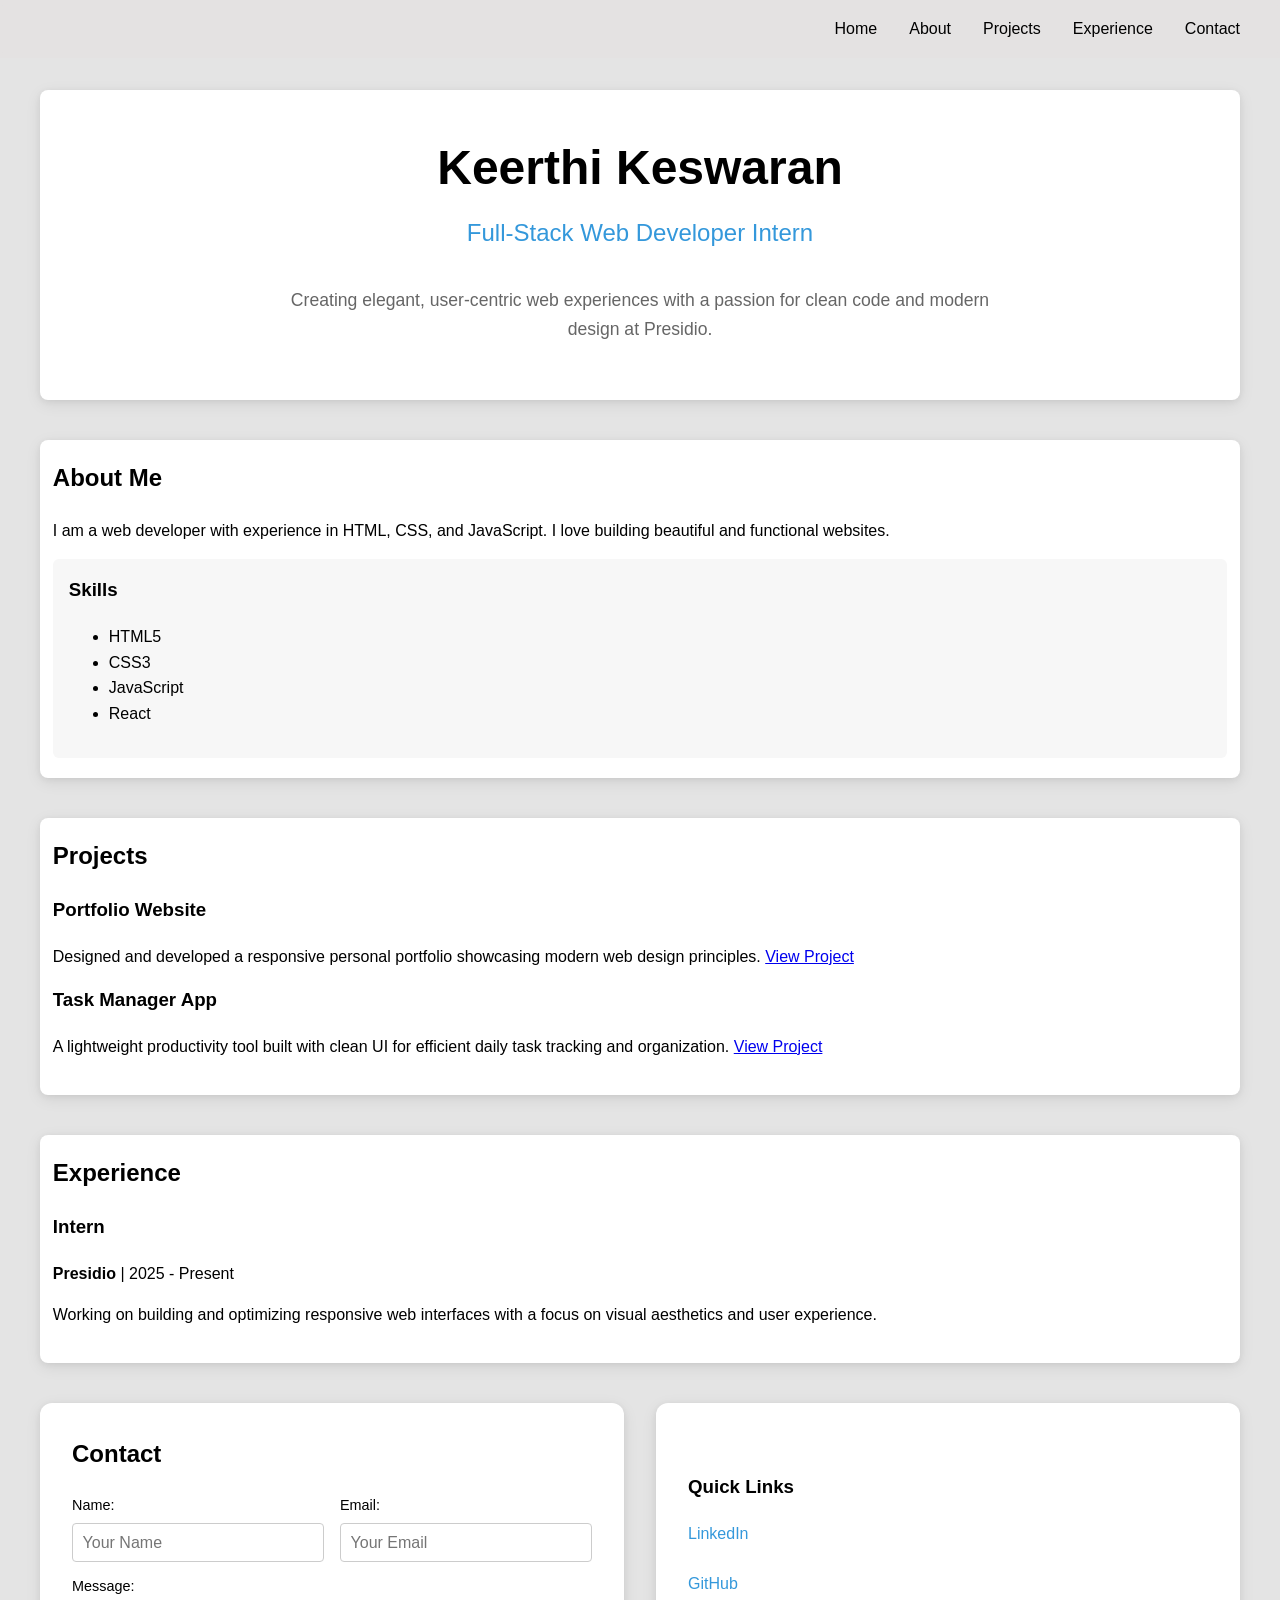
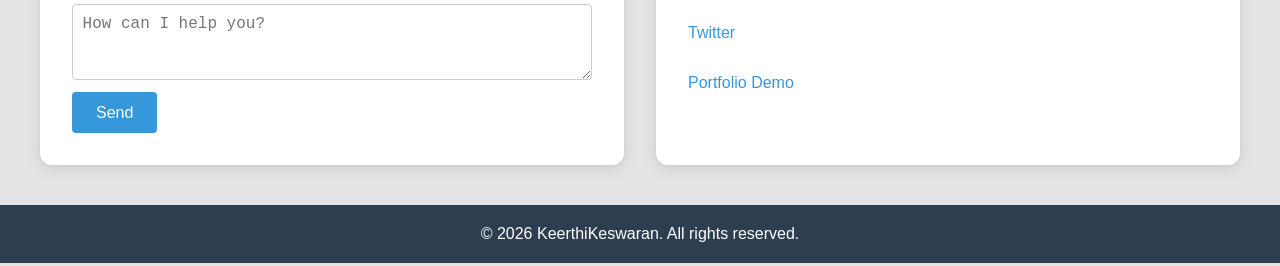
<file: task-1/index.html>
<!DOCTYPE html>
<html lang="en">
<head>
    <meta charset="UTF-8">
    <meta name="viewport" content="width=device-width, initial-scale=1.0">
    <title>My Portfolio</title>
    <link rel="stylesheet" href="style.css">
</head>
<body> 
    <!-- Navigation Bar -->
    <header>
        <nav>
            <ul>
                <li><a href="#home">Home</a></li>
                <li><a href="#about">About</a></li>
                <li><a href="#projects">Projects</a></li>
                <li><a href="#experience">Experience</a></li>
                <li><a href="#contact">Contact</a></li>
            </ul>
        </nav>
    </header>
    <!-- Main Content Area -->
    <main>
        <!-- Hero Section -->
        <section id="home">
            <h1>Keerthi Keswaran</h1>
            <h3>Full-Stack Web Developer Intern</h3>
            <p>Creating elegant, user-centric web experiences with a passion for clean code and modern design at Presidio.</p>
        </section>

        <!-- About Section -->
        <section id="about">
            <h2>About Me</h2>
            <article>
                <p>I am a web developer with experience in HTML, CSS, and JavaScript. I love building beautiful and functional websites.</p>
            </article>
            <aside>
                <h3>Skills</h3>
                <ul>
                    <li>HTML5</li>
                    <li>CSS3</li>
                    <li>JavaScript</li>
                    <li>React</li>
                </ul>
            </aside>
        </section>

        <!-- Projects Section -->
        <section id="projects">
            <h2>Projects</h2>
            <article>
                <h3>Portfolio Website</h3>
                <p>Designed and developed a responsive personal portfolio showcasing modern web design principles. <a href="#">View Project</a></p>
            </article>
            <article>
                <h3>Task Manager App</h3>
                <p>A lightweight productivity tool built with clean UI for efficient daily task tracking and organization. <a href="#">View Project</a></p>
            </article>
        </section>

        <!-- Experience Section -->
        <section id="experience">
            <h2>Experience</h2>
            <article>
                <h3>Intern</h3>
                <p><strong>Presidio</strong> | 2025 - Present</p>
                <p>Working on building and optimizing responsive web interfaces with a focus on visual aesthetics and user experience.</p>
            </article>
        </section>

        <!-- Contact & Links Section -->
        <section id="contact">
            <div class="contact-wrapper">
                <h2>Contact</h2>
                <form class="contact-form">
                    <!-- Two columns for better vertical space management -->
                    <div class="form-row"> <!-- Groups Name and Email in a single row -->
                        <div class="form-group">
                            <label for="name">Name:</label>
                            <input type="text" id="name" name="name" placeholder="Your Name" required>
                        </div>
                        <div class="form-group">
                            <label for="email">Email:</label>
                            <input type="email" id="email" name="email" placeholder="Your Email" required>
                        </div>
                    </div>
                    <div class="form-group">
                        <label for="message">Message:</label>
                        <textarea id="message" name="message" rows="3" placeholder="How can I help you?" required></textarea>
                    </div>
                    <button type="submit">Send</button>
                </form>
            </div>
            <div class="links-wrapper">
                <h3>Quick Links</h3>
                <ul>
                    <li><a href="#" target="_blank">LinkedIn</a></li>
                    <li><a href="#" target="_blank">GitHub</a></li>
                    <li><a href="#" target="_blank">Twitter</a></li>
                    <li><a href="#" target="_blank">Portfolio Demo</a></li>
                </ul>
            </div>
        </section>
    </main>

    <!-- Footer -->
    <footer>
        <p>&copy; 2026 KeerthiKeswaran. All rights reserved.</p>
    </footer>
</file>
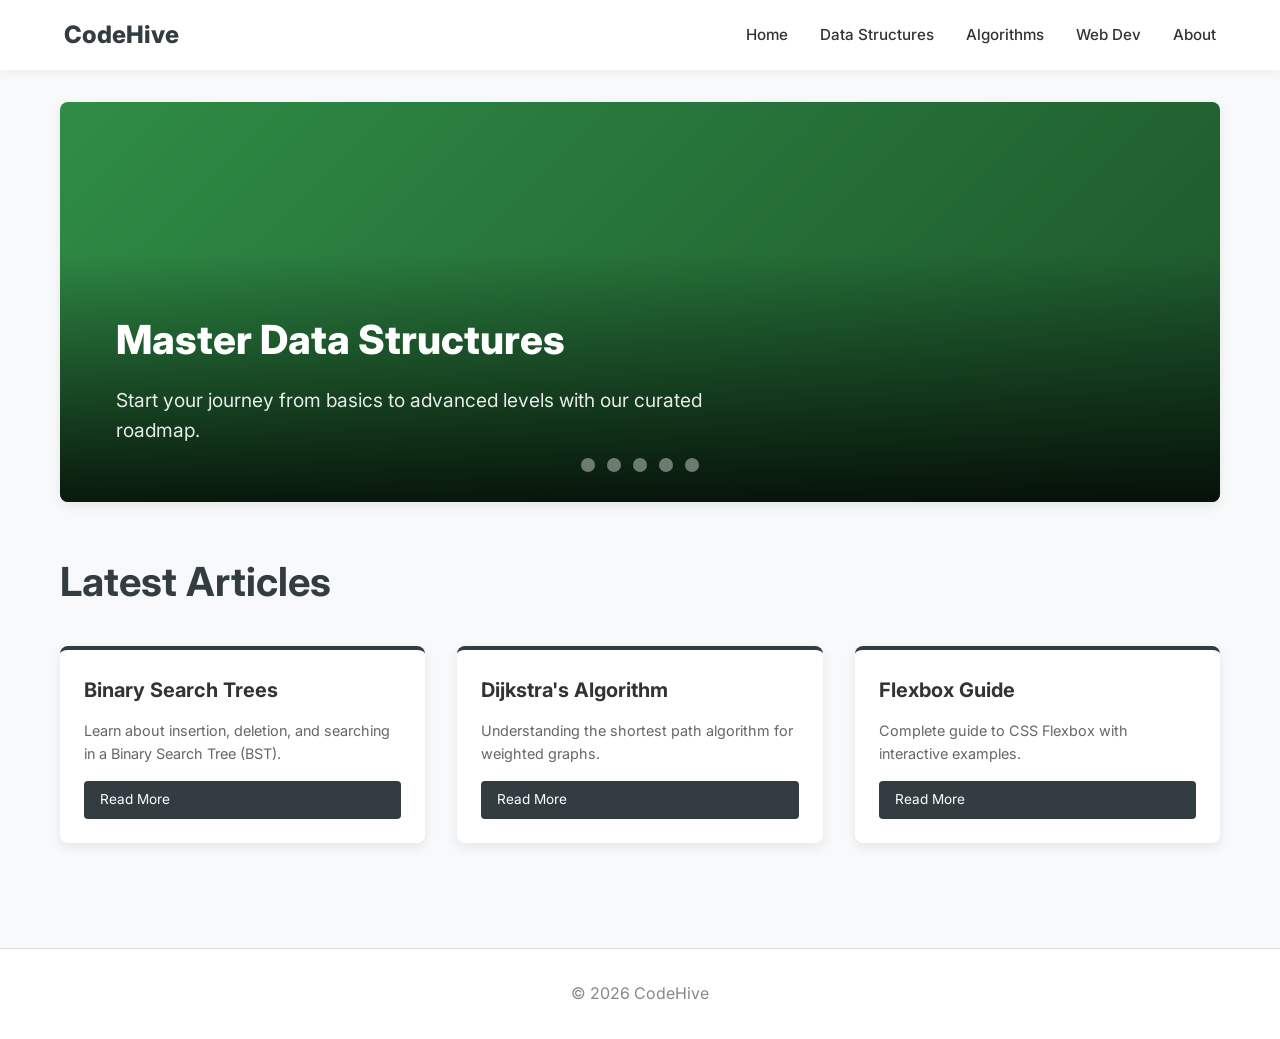
<file: task-10/index.html>
<!DOCTYPE html>
<html lang="en">
<head>
  <meta charset="UTF-8">
  <meta name="viewport" content="width=device-width, initial-scale=1.0">
  <title>CodeHive</title>
  <link rel="stylesheet" href="style.css">
  <link rel="preconnect" href="https://fonts.googleapis.com">
  <link rel="preconnect" href="https://fonts.gstatic.com" crossorigin>
  <link href="https://fonts.googleapis.com/css2?family=Inter:wght@400;500;700;800&display=swap" rel="stylesheet">
</head>
<body>

  <header>
    <a href="#home" class="logo">CodeHive</a>
    <nav>
      <a href="#home">Home</a>
      <a href="#dsa">Data Structures</a>
      <a href="#algo">Algorithms</a>
      <a href="#webdev">Web Dev</a>
      <a href="#about">About</a>
    </nav>
  </header>

  <main id="main-content">
    
    <!-- HOME PAGE -->
    <section id="home" class="page">
      <div class="carousel-container">
        <input type="radio" name="carousel" id="slideControls1">
        <input type="radio" name="carousel" id="slideControls2">
        <input type="radio" name="carousel" id="slideControls3">
        <input type="radio" name="carousel" id="slideControls4">
        <input type="radio" name="carousel" id="slideControls5">

        <div class="carousel-slides">
          <div class="slide">
            <div class="slide-content">
              <h2>Master Data Structures</h2>
              <p>Start your journey from basics to advanced levels with our curated roadmap.</p>
            </div>
          </div>
          <div class="slide">
            <div class="slide-content">
              <h2>Top 10 Algorithms</h2>
              <p>Explore the most frequently asked algorithm questions in top tech interviews.</p>
            </div>
          </div>
          <div class="slide">
            <div class="slide-content">
              <h2>Full Stack Development</h2>
              <p>Learn Node.js, React, and MongoDB with practical projects.</p>
            </div>
          </div>
          <div class="slide">
            <div class="slide-content">
              <h2>Interview Experiences</h2>
              <p>Read real interview stories from candidates at Google, Amazon, and Microsoft.</p>
            </div>
          </div>
          <div class="slide">
            <div class="slide-content">
              <h2>Monthly Coding Challenge</h2>
              <p>Participate and win exciting prizes while sharpening your skills.</p>
            </div>
          </div>
        </div>

        <div class="carousel-nav">
          <label for="slideControls1"></label>
          <label for="slideControls2"></label>
          <label for="slideControls3"></label>
          <label for="slideControls4"></label>
          <label for="slideControls5"></label>
        </div>
      </div>

      <h1 class="section-title">Latest Articles</h1>
      <div class="content-grid">
        <article class="card">
          <h3>Binary Search Trees</h3>
          <p>Learn about insertion, deletion, and searching in a Binary Search Tree (BST).</p>
          <a href="#bst" class="btn">Read More</a>
        </article>
        <article class="card">
          <h3>Dijkstra's Algorithm</h3>
          <p>Understanding the shortest path algorithm for weighted graphs.</p>
          <a href="#dijkstra" class="btn">Read More</a>
        </article>
        <article class="card">
          <h3>Flexbox Guide</h3>
          <p>Complete guide to CSS Flexbox with interactive examples.</p>
          <a href="#flexbox" class="btn">Read More</a>
        </article>
      </div>
    </section>

    <!-- DATA STRUCTURES PAGE -->
    <section id="dsa" class="page">
      <h1 class="section-title">Data Structures</h1>
      <p>Organize your data efficiently for storage and retrieval. Master the most essential building blocks of software development.</p>
      
      <div class="content-grid">
        <article class="card">
          <h3>Arrays</h3>
          <p>Linear data structure where elements are stored in contiguous memory locations.</p>
          <a href="#arrays" class="btn">Read Full Article</a>
        </article>
        <article class="card">
          <h3>Linked List</h3>
          <p>Linear data structure where each element is a separate object called a node.</p>
          <a href="#linkedlist" class="btn">Read Full Article</a>
        </article>
      </div>
    </section>

    <!-- ALGORITHMS PAGE -->
    <section id="algo" class="page">
      <h1 class="section-title">Algorithms</h1>
      <p>Step-by-step procedures for complex problem solving. Learn to write efficient code with optimal time and space complexity.</p>

      <div class="content-grid">
        <article class="card">
          <h3>Bubble Sort</h3>
          <p>The simplest sorting algorithm that works by repeatedly swapping adjacent elements if they are in the wrong order.</p>
          <a href="#bubble-sort" class="btn">Tutorial</a>
        </article>
      </div>
    </section>

    <!-- WEB DEV PAGE -->
    <section id="webdev" class="page">
      <h1 class="section-title">Web Development</h1>
      <p>Building the modern web with advanced CSS and JS. Stay updated with the latest trends and frameworks in the industry.</p>

      <div class="content-grid">
        <article class="card">
          <h3>CSS Grid</h3>
          <p>The most powerful layout system available in CSS. It is a 2-dimensional system, meaning it can handle both columns and rows.</p>
          <a href="#css-grid" class="btn">Study Grid</a>
        </article>
      </div>
    </section>

    <!-- ABOUT PAGE -->
    <section id="about" class="page">
      <h1 class="section-title">About CodeHive</h1>
      <div class="card" style="width: 100%; cursor: default;">
        <p>CodeHive is a premier educational portal designed to simplify complex computing concepts for students and professionals alike. Our platform serves as a central hub for high-quality technical content, ranging from fundamental data structures to advanced web development patterns.</p>
        
        <h2 style="margin: 1.5rem 0 1rem; color: var(--primary-color);">How to Use CodeHive</h2>
        <p>Getting the most out of CodeHive is simple and intuitive:</p>
        <ul style="margin: 1rem 0 1rem 2rem; line-height: 2;">
          <li><strong>Explore Roadmaps:</strong> Use the interactive carousel on the Home page to discover curated learning paths for DSA and Full Stack development.</li>
          <li><strong>Navigate Categories:</strong> Use the top navigation bar to jump directly into specific domains like Data Structures, Algorithms, or Web Development.</li>
          <li><strong>Deep Dive:</strong> Click on "Read More" or "Tutorial" on any article card to access comprehensive, long-form guides with code examples.</li>
          <li><strong>Search & Reference:</strong> Use our structured layout to quickly find and reference algorithmic complexities and implementation details during your interview prep.</li>
        </ul>
        
        <p>Our mission is to empower developers by providing a clean, distraction-free environment for mastering the technical skills that drive modern innovation.</p>
      </div>
    </section>

    <!-- ARTICLE PAGES (Simulated as Sections) -->
    
    <!-- BST -->
    <section id="bst" class="page">
       <div class="blog-post">
          <div class="blog-post-header">
            <h1>The Ultimate Expert Guide to Binary Search Trees (BST)</h1>
          </div>
          <p>A Binary Search Tree is a specialized node-based binary tree data structure. It is one of the most fundamental data structures in computer science, used for organizing and storing data in a way that allows for efficient retrieval, insertion, and deletion.</p>
          
          <h2>1. Core Properties</h2>
          <p>For a binary tree to be considered a Binary Search Tree, it must satisfy the following invariant properties for every single node in the tree:</p>
          <ul>
              <li><strong>Left Subtree Property:</strong> The left subtree of a node contains only nodes with keys strictly lesser than the node’s key.</li>
              <li><strong>Right Subtree Property:</strong> The right subtree of a node contains only nodes with keys strictly greater than the node’s key.</li>
              <li><strong>Recursive Nature:</strong> Both the left and right subtrees must also be binary search trees themselves.</li>
              <li><strong>No Duplicates:</strong> Typically, BSTs do not allow duplicate keys, although variations exist where duplicates are stored consistently in one subtree.</li>
          </ul>

          <h2>2. Why use a BST?</h2>
          <p>The main advantage of a BST over a linear data structure like an array or linked list is the efficiency of search operations. While a search in an unsorted array takes <code>O(n)</code> time, a balanced BST allows for <code>O(log n)</code> search time, which is significantly faster for large datasets.</p>

          <h2>3. Common Operations & Algorithms</h2>
          <h3>A. Searching</h3>
          <p>To search for a key, we start at the root. If the key is smaller than the root, we go left; if larger, we go right. We repeat this until we find the key or reach a NULL pointer.</p>
          <pre>
struct Node* search(struct Node* root, int key) {
    if (root == NULL || root->key == key)
       return root;
    if (root->key < key)
       return search(root->right, key);
    return search(root->left, key);
}
          </pre>

          <h3>B. Insertion</h3>
          <p>Insertion always happens at a leaf position. We follow the search logic until we hit a NULL spot and place the new node there.</p>

          <h3>C. Deletion</h3>
          <p>Deletion is the most complex operation. It handles three cases:</p>
          <ol>
            <li><strong>Node is a leaf:</strong> Simply remove the node.</li>
            <li><strong>Node has one child:</strong> Copy the child to the node and delete the child.</li>
            <li><strong>Node has two children:</strong> Find the in-order successor (smallest in the right subtree), copy its value to the node, and delete the successor.</li>
          </ol>

          <h2>4. BST Traversals</h2>
          <p>Traversing a tree means visiting every node once in a specific order:</p>
          <ul>
            <li><strong>In-order (Left, Root, Right):</strong> Produces the keys in sorted ascending order!</li>
            <li><strong>Pre-order (Root, Left, Right):</strong> Useful for creating a copy of the tree.</li>
            <li><strong>Post-order (Left, Right, Root):</strong> Useful for deleting the tree.</li>
          </ul>

          <h2>5. Complexity Analysis</h2>
          <div class="card" style="margin: 1rem 0; background: #fdfdfd; cursor: default;">
            <p><strong>Time Complexity:</strong></p>
            <ul>
              <li>Average Case: <code>O(log n)</code> for all operations.</li>
              <li>Worst Case: <code>O(n)</code> (when the tree is skewed into a line).</li>
            </ul>
            <p><strong>Space Complexity:</strong> <code>O(n)</code> to store <code>n</code> nodes.</p>
          </div>
          
          <h2>6. Real-world Applications</h2>
          <p>BSTs are used in various internal systems including:</p>
          <ul>
            <li>Indexing in Databases (B-Trees are a variation).</li>
            <li>Implementing Sets and Maps in standard libraries.</li>
            <li>Huffman Coding for data compression.</li>
          </ul>

          <a href="#dsa" class="btn">Back to Data Structures Index</a>
       </div>
    </section>

    <!-- DIJKSTRA -->
    <section id="dijkstra" class="page">
       <div class="blog-post">
          <div class="blog-post-header">
            <h1>Mastering Dijkstra's Shortest Path Algorithm</h1>
          </div>
          <p>Dijkstra's algorithm is one of the most famous algorithms in computer science. It belongs to the class of "greedy algorithms" and is used to find the shortest path between nodes in a graph with non-negative edge weights.</p>
          
          <h2>1. Historical Context</h2>
          <p>Conceived by the legendary computer scientist Edsger W. Dijkstra in 1956, this algorithm remains the gold standard for routing and navigation systems today. Fun fact: Dijkstra reportedly designed the algorithm in just 20 minutes while sitting at a cafe with his wife.</p>

          <h2>2. The Algorithm Mechanics</h2>
          <p>The algorithm maintains a set of "already explored" nodes and their minimum distance from the source. At each step, it picks the unvisited node with the smallest tentative distance and explores its neighbors.</p>
          
          <h3>The Greedy Choice</h3>
          <p>The algorithm is greedy because it always assumes that picking the current "closest" node will contribute to the shortest path. This works because weights are assumed to be non-negative.</p>

          <h2>3. Step-by-Step Execution</h2>
          <ol>
            <li><strong>Initialization:</strong> Set distance to source = 0, and distance to all other nodes = Infinity.</li>
            <li><strong>Priority Set:</strong> Add all nodes to an unvisited set.</li>
            <li><strong>Iteration:</strong> While unvisited set is not empty:
              <ul>
                <li>Pick the node <code>u</code> with the smallest distance.</li>
                <li>For each neighbor <code>v</code> of <code>u</code>:
                  <li>Calculate <code>new_dist = dist[u] + weight(u, v)</code>.</li>
                  <li>If <code>new_dist < dist[v]</code>, update <code>dist[v] = new_dist</code>.</li>
              </ul>
            </li>
          </ol>

          <h2>4. Implementation in Java</h2>
          <pre>
public class Dijkstra {
    static final int V = 9;
    int minDistance(int dist[], Boolean sptSet[]) {
        int min = Integer.MAX_VALUE, min_index = -1;
        for (int v = 0; v < V; v++)
            if (sptSet[v] == false && dist[v] <= min) {
                min = dist[v];
                min_index = v;
            }
        return min_index;
    }
}
          </pre>

          <h2>5. Performance and Limitations</h2>
          <p><strong>Complexity:</strong> Using an adjacency matrix, the running time is <code>O(V^2)</code>. With a binary heap and adjacency list, it improves to <code>O((E+V) log V)</code>.</p>
          <p><strong>Limitation:</strong> Dijkstra's Algorithm does NOT work with graphs that have negative edge weights. For such cases, the Bellman-Ford algorithm must be used.</p>

          <h2>6. Modern Applications</h2>
          <ul>
            <li>Google Maps routing (Distance and Time estimation).</li>
            <li>Network Routing Protocols (OSPF).</li>
            <li>Social Networking (Finding degrees of separation).</li>
          </ul>
          
          <a href="#algo" class="btn">Back to Algorithms Index</a>
       </div>
    </section>

    <!-- FLEXBOX -->
    <section id="flexbox" class="page">
       <div class="blog-post">
          <div class="blog-post-header">
            <h1>The Definitive Guide to CSS Flexbox Layout</h1>
          </div>
          <p>The Flexible Box Layout Module, commonly known as Flexbox, was designed as a one-dimensional layout model. It provides a more efficient way to lay out, align, and distribute space among items in a container, even when their size is unknown or dynamic.</p>

          <h2>1. Understanding the Axis</h2>
          <p>Everything in Flexbox revolves around two axes:</p>
          <ul>
            <li><strong>Main Axis:</strong> Determined by <code>flex-direction</code> (row or column).</li>
            <li><strong>Cross Axis:</strong> Runs perpendicular to the main axis.</li>
          </ul>

          <h2>2. Parent Container Properties</h2>
          <p>These properties are applied to the <code>display: flex</code> element:</p>
          <ul>
            <li><strong>flex-wrap:</strong> Controls whether items should wrap to multiple lines.</li>
            <li><strong>justify-content:</strong> Aligns items along the <strong>main axis</strong> (flex-start, center, space-between).</li>
            <li><strong>align-items:</strong> Aligns items along the <strong>cross axis</strong> (stretch, center, baseline).</li>
            <li><strong>gap:</strong> A modern way to add spacing between items without using margins.</li>
          </ul>

          <h2>3. Child Item Properties</h2>
          <p>Flexbox isn't just about the container; items have power too:</p>
          <ul>
            <li><strong>flex-grow:</strong> Defines the ability of an item to grow if necessary.</li>
            <li><strong>flex-shrink:</strong> Defines the ability of an item to shrink if necessary.</li>
            <li><strong>order:</strong> Controls the order in which items appear in the flex container.</li>
          </ul>

          <h2>4. Interactive Example</h2>
          <pre>
/* The perfect centered card layout */
.container {
  display: flex;
  justify-content: center;
  align-items: center;
  min-height: 100vh;
}

.item {
  flex: 1 1 300px; /* grow, shrink, basis */
}
          </pre>

          <h2>5. Why Flexbox?</h2>
          <p>Before Flexbox, centering a div vertically was a nightmare involving absolute positioning or table hacks. Flexbox turned complex layouts into single-line CSS properties, revolutionizing responsive web design.</p>
          
          <a href="#webdev" class="btn">Back to Web Dev Index</a>
       </div>
    </section>

    <!-- ARRAYS -->
    <section id="arrays" class="page">
       <div class="blog-post">
          <div class="blog-post-header">
            <h1>Comprehensive Deep Dive into Arrays</h1>
          </div>
          <p>An array is the most basic and fundamental data structure in programming. It is a collection of items stored at <strong>contiguous memory locations</strong>, allowing for extreme efficiency in memory management and access.</p>

          <h2>1. The Concept of Contiguous Memory</h2>
          <p>When you declare an array of size 10, the computer finds a block of memory large enough to hold those 10 elements side-by-side. This means that if you know the location of the 1st element, you can mathematically calculate the location of the 5th element instantly.</p>
          
          <h2>2. Key Characteristics</h2>
          <ul>
            <li><strong>Fixed Size:</strong> In many languages like C or Java, arrays have a fixed size upon creation.</li>
            <li><strong>Indexing:</strong> Elements are accessed via an index, usually starting at 0.</li>
            <li><strong>Homogeneity:</strong> Arrays typically store elements of the same data type.</li>
          </ul>

          <h2>3. Time Complexities</h2>
          <div class="card" style="margin: 1.5rem 0; cursor: default;">
            <ul style="margin:0;">
              <li><strong>Access:</strong> <code>O(1)</code> - The fastest possible speed.</li>
              <li><strong>Search:</strong> <code>O(n)</code> - You might have to check every element.</li>
              <li><strong>Insertion:</strong> <code>O(n)</code> - Because you might need to shift all other elements.</li>
              <li><strong>Deletion:</strong> <code>O(n)</code> - Similar to insertion, shifting is required to keep memory contiguous.</li>
            </ul>
          </div>

          <h2>4. Implementation Example</h2>
          <pre>
// C++ Example
int ages[5] = {18, 21, 25, 30, 35};
cout << ages[2]; // Outputs 25

// JavaScript Example (Dynamic Array)
let colors = ["red", "blue", "green"];
colors.push("yellow"); // Increases size dynamically
          </pre>

          <h2>5. When to use Arrays?</h2>
          <p>Use arrays when you have a fixed number of items or when the primary operation is accessing elements frequently by their position.</p>
          
          <a href="#dsa" class="btn">Back to Data Structures Index</a>
       </div>
    </section>

    <!-- LINKED LIST -->
    <section id="linkedlist" class="page">
       <div class="blog-post">
          <div class="blog-post-header">
            <h1>Mastering the Linked List Data Structure</h1>
          </div>
          <p>A linked list is a linear data structure where elements are NOT stored at contiguous memory locations. Instead, each element (called a node) contains a pointer/reference to the next element in the sequence.</p>

          <h2>1. Anatomy of a Node</h2>
          <p>A standard node consists of two parts:</p>
          <ol>
            <li><strong>Data:</strong> The actual value stored in the node.</li>
            <li><strong>Next Pointer:</strong> A reference to the memory address of the next node.</li>
          </ol>

          <h2>2. Types of Linked Lists</h2>
          <ul>
            <li><strong>Singly Linked List:</strong> Navigation is one-way only (forward).</li>
            <li><strong>Doubly Linked List:</strong> Each node has pointers to both the next and previous nodes. Allows bidirectional travel.</li>
            <li><strong>Circular Linked List:</strong> The last node's next pointer points back to the head, forming a loop.</li>
          </ul>

          <h2>3. Comparisons: Array vs. Linked List</h2>
          <p>Linked lists are superior for scenarios involving frequent insertions and deletions. Unlike arrays, a linked list can grow or shrink in size during execution (dynamic size).</p>
          
          <pre>
struct Node {
    int data;
    struct Node* next;
};

void insertAtHead(struct Node** head, int newData) {
    struct Node* newNode = (struct Node*)malloc(sizeof(struct Node));
    newNode->data = newData;
    newNode->next = (*head);
    (*head) = newNode;
}
          </pre>

          <h2>4. Applications</h2>
          <ul>
            <li>Implementation of Stacks and Queues.</li>
            <li>Undo functionality in software (using Doubly Linked Lists).</li>
            <li>Music player playlists.</li>
          </ul>
          
          <a href="#dsa" class="btn">Back to Data Structures Index</a>
       </div>
    </section>

    <!-- BUBBLE SORT -->
    <section id="bubble-sort" class="page">
       <div class="blog-post">
          <div class="blog-post-header">
            <h1>Bubble Sort: A Comprehensive Sorting Tutorial</h1>
          </div>
          <p>Bubble Sort is often the first sorting algorithm developers learn. It is highly intuitive and works on the simple concept of "bubbling up" the largest elements to their correct position at the end of the array.</p>

          <h2>1. The Visual Logic</h2>
          <p>Imagine a row of numbers. You look at the first two. If the left one is bigger, they swap. You move one step right and repeat. By the time you reach the end, the largest number has effectively "bubbled" to the last spot.</p>

          <h2>2. Efficiency and Complexity</h2>
          <p>While easy to understand, Bubble Sort is highly inefficient for large datasets.</p>
          <ul>
            <li><strong>Time Complexity (Worst/Average):</strong> <code>O(n^2)</code></li>
            <li><strong>Time Complexity (Best):</strong> <code>O(n)</code> (if the array is already sorted and we include a swap-check flag).</li>
            <li><strong>Space Complexity:</strong> <code>O(1)</code> (In-place sorting).</li>
          </ul>

          <h2>3. Optimized Code Implementation</h2>
          <pre>
void bubbleSort(int arr[], int n) {
    bool swapped;
    for (int i = 0; i < n-1; i++) {
        swapped = false;
        for (int j = 0; j < n-i-1; j++) {
            if (arr[j] > arr[j+1]) {
                swap(arr[j], arr[j+1]);
                swapped = true;
            }
        }
        if (swapped == false) break; // Array is sorted!
    }
}
          </pre>

          <h2>4. Why Study it?</h2>
          <p>Though rarely used in production, Bubble Sort is a critical educational tool for understanding the foundations of algorithm complexity and the mechanics of nested iterations.</p>
          
          <a href="#algo" class="btn">Back to Algorithms Index</a>
       </div>
    </section>

    <!-- CSS GRID -->
    <section id="css-grid" class="page">
       <div class="blog-post">
          <div class="blog-post-header">
            <h1>Expert Mastery of CSS Grid Layout</h1>
          </div>
          <p>CSS Grid Layout is the most powerful layout system available in CSS. Unlike Flexbox, which is primarily one-dimensional, Grid is two-dimensional. This means it can handle both columns and rows simultaneously with ease.</p>

          <h2>1. Grid Container Basics</h2>
          <p>A grid layout consists of a parent element (the container) and one or more child elements (the items).</p>
          <ul>
            <li><strong>grid-template-columns:</strong> Defines the width of each column.</li>
            <li><strong>grid-template-rows:</strong> Defines the height of each row.</li>
            <li><strong>fr unit:</strong> A special fractional unit that represents a portion of the available space.</li>
          </ul>

          <h2>2. Powerful Grid Functions</h2>
          <ul>
            <li><strong>repeat():</strong> Avoids redundancy (e.g., <code>repeat(3, 1fr)</code>).</li>
            <li><strong>minmax():</strong> Sets a minimum and maximum size for tracks.</li>
            <li><strong>grid-template-areas:</strong> Allows you to name grid cells and place items by name.</li>
          </ul>

          <h2>3. Implementation Mockup</h2>
          <pre>
.grid-layout {
  display: grid;
  grid-template-columns: repeat(auto-fit, minmax(200px, 1fr));
  grid-gap: 20px;
}

.header { grid-area: h; }
.main   { grid-area: m; }
.footer { grid-area: f; }
          </pre>

          <h2>4. Flexbox vs. Grid</h2>
          <p>Use Flexbox for small-scale layouts or components (like navbars) and Grid for large-scale page structures. They are best used together!</p>
          
          <a href="#webdev" class="btn">Back to Web Dev Index</a>
       </div>
    </section>



  </main>

  <footer style="text-align: center; padding: 2rem; color: #888; border-top: 1px solid #ddd; margin-top: 5rem; background: #fff;">
    <p>&copy; 2026 CodeHive</p>
  </footer>

</body>
</html>
</file>
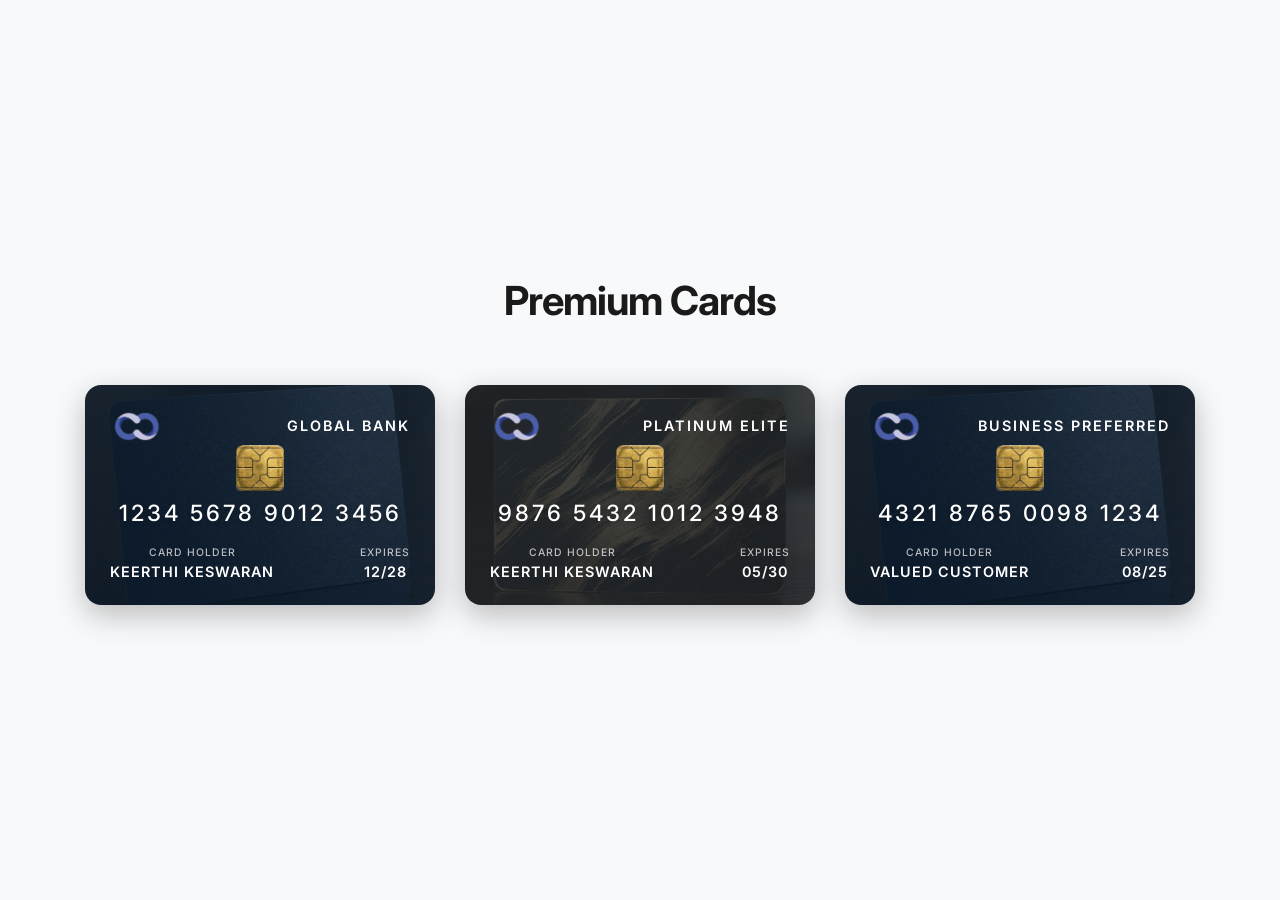
<file: task-2/index.html>
<!DOCTYPE html>
<html lang="en">
<head>
    <meta charset="UTF-8">
    <meta name="viewport" content="width=device-width, initial-scale=1.0">
    <title>Realistic Debit Card | UI Highlights</title>
    <!-- Descriptive Meta for SEO -->
    <meta name="description" content="A horizontal carousel of realistic debit card UI components built with semantic HTML and modern CSS. No JavaScript.">
    <!-- Link to the refined styles -->
    <link rel="stylesheet" href="style.css">
</head>
<body>

    <!-- Main Container to hold the carousel -->
    <main class="page-container">
        <h1>Premium Cards</h1>

        <!-- Section: Cards Container - Semantic grouping for the carousel layout -->
        <section class="card-carousel" id="card-carousel">
            
            <!-- Article: Single Card 1 - Semantic element representing a standalone component -->
            <article class="debit-card card-navy">
                <header class="card-header">
                    <img src="assets/bank-logo.png" alt="Global Bank Logo" class="bank-logo">
                    <span class="bank-name">GLOBAL BANK</span>
                </header>
                
                <div class="card-visuals">
                    <img src="assets/chip.png" alt="Security Chip" class="card-chip">
                </div>

                <div class="card-body">
                    <!-- Standard dummy card number format -->
                    <p class="card-number">1234 5678 9012 3456</p>
                    
                    <div class="card-info">
                        <div class="card-holder">
                            <span class="label">CARD HOLDER</span>
                            <p class="value">KEERTHI KESWARAN</p>
                        </div>
                        <div class="card-expiry">
                            <span class="label">EXPIRES</span>
                            <p class="value">12/28</p>
                        </div>
                    </div>
                </div>
            </article>

            <!-- Article: Single Card 2 -->
            <article class="debit-card card-gold">
                <header class="card-header">
                    <img src="assets/bank-logo.png" alt="Global Bank Logo" class="bank-logo">
                    <span class="bank-name">PLATINUM ELITE</span>
                </header>
                
                <div class="card-visuals">
                    <img src="assets/chip.png" alt="Security Chip" class="card-chip">
                </div>

                <div class="card-body">
                    <p class="card-number">9876 5432 1012 3948</p>
                    
                    <div class="card-info">
                        <div class="card-holder">
                            <span class="label">CARD HOLDER</span>
                            <p class="value">KEERTHI KESWARAN</p>
                        </div>
                        <div class="card-expiry">
                            <span class="label">EXPIRES</span>
                            <p class="value">05/30</p>
                        </div>
                    </div>
                </div>
            </article>

            <!-- Article: Single Card 3 - Reusing the navy theme with different details -->
            <article class="debit-card card-navy">
                <header class="card-header">
                    <img src="assets/bank-logo.png" alt="Global Bank Logo" class="bank-logo">
                    <span class="bank-name">BUSINESS PREFERRED</span>
                </header>
                
                <div class="card-visuals">
                    <img src="assets/chip.png" alt="Security Chip" class="card-chip">
                </div>

                <div class="card-body">
                    <p class="card-number">4321 8765 0098 1234</p>
                    
                    <div class="card-info">
                        <div class="card-holder">
                            <span class="label">CARD HOLDER</span>
                            <p class="value">VALUED CUSTOMER</p>
                        </div>
                        <div class="card-expiry">
                            <span class="label">EXPIRES</span>
                            <p class="value">08/25</p>
                        </div>
                    </div>
                </div>
            </article>

        </section>
    </main>

</body>
</html>
</file>
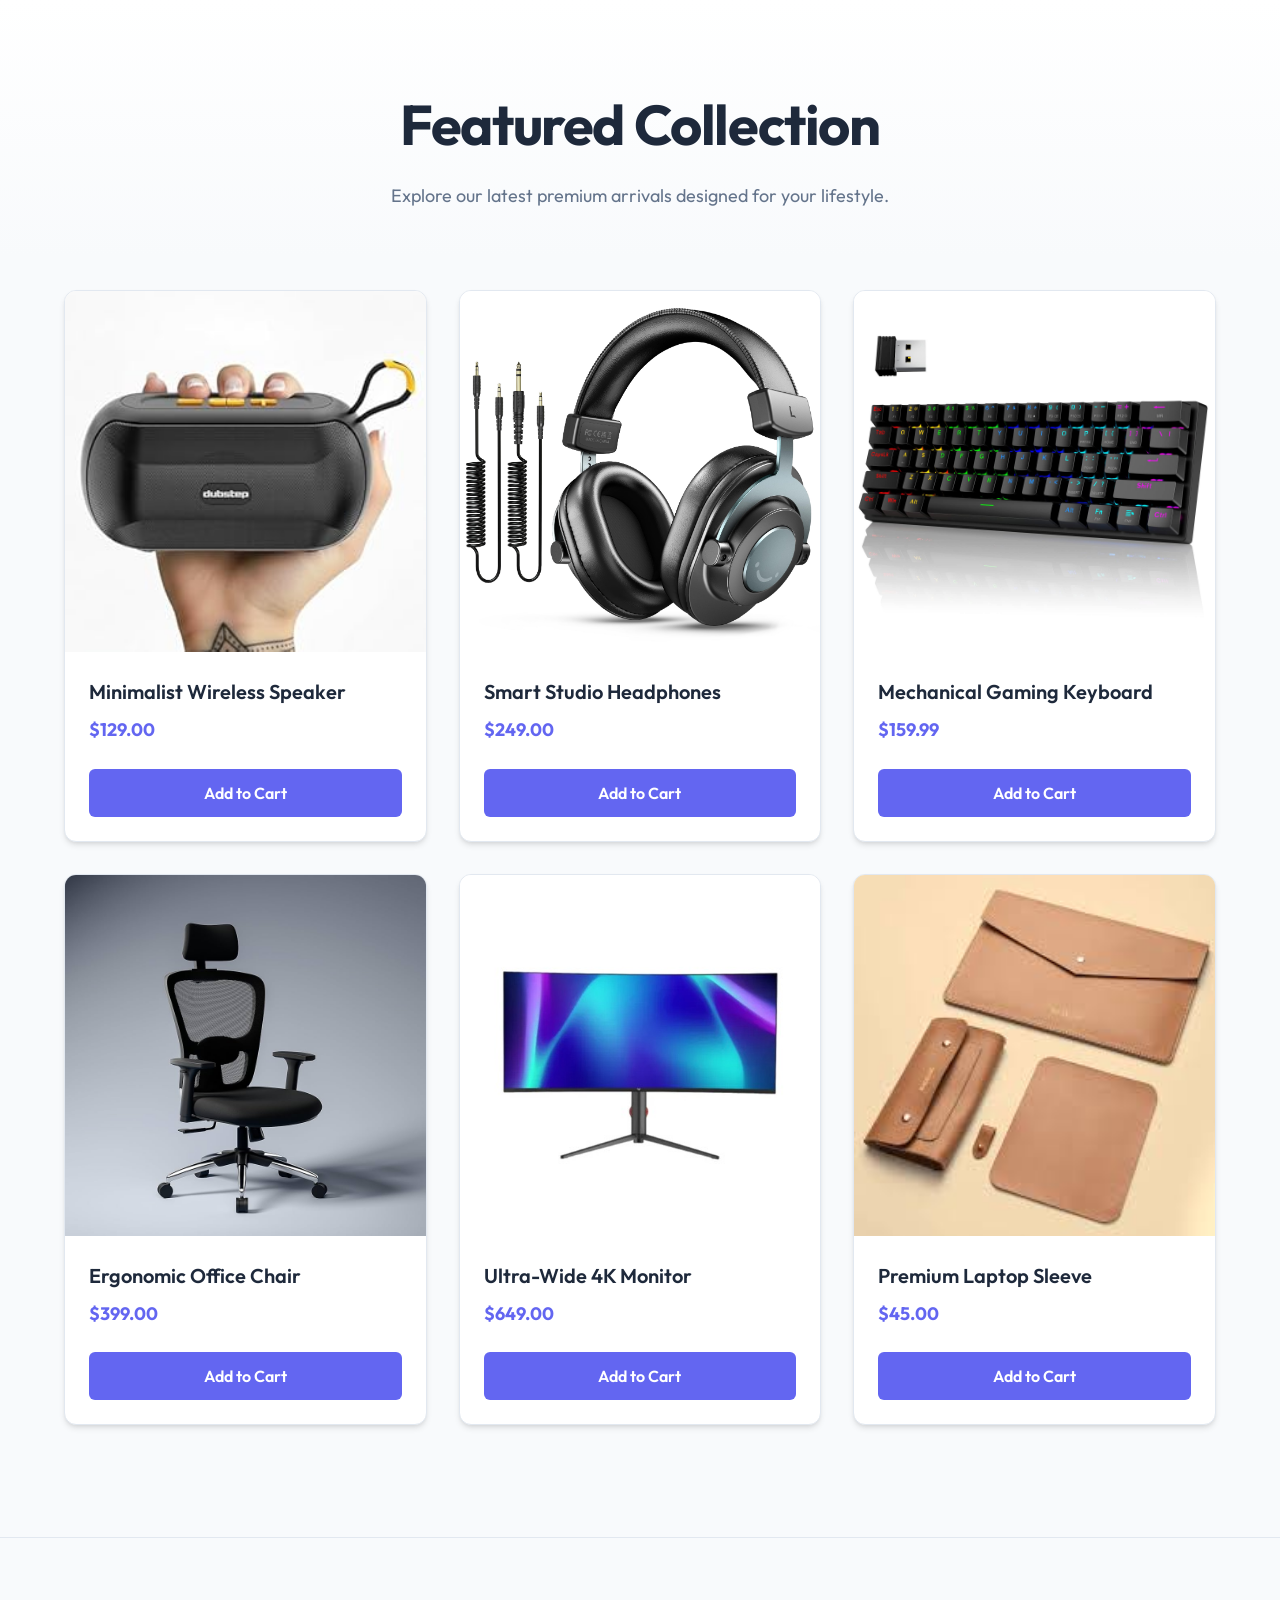
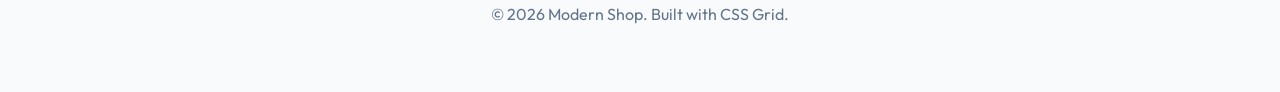
<file: task-3/index.html>
<!DOCTYPE html>
<html lang="en">
<head>
    <meta charset="UTF-8">
    <meta name="viewport" content="width=device-width, initial-scale=1.0">
    <meta name="description" content="Responsive Product Grid Layout - Modern CSS Grid Showcase">
    <title>Modern Product Grid | Showcase</title>
    <!-- Google Fonts -->
    <link rel="preconnect" href="https://fonts.googleapis.com">
    <link rel="preconnect" href="https://fonts.gstatic.com" crossorigin>
    <link href="https://fonts.googleapis.com/css2?family=Outfit:wght@300;400;600;700&display=swap" rel="stylesheet">
    <!-- Local Stylesheet -->
    <link rel="stylesheet" href="style.css">
</head>
<body>

    <header class="header">
        <div class="container">
            <h1 class="header__title">Featured Collection</h1>
            <p class="header__subtitle">Explore our latest premium arrivals designed for your lifestyle.</p>
        </div>
    </header>

    <main class="main-content">
        <div class="container">
            <div class="product-grid" id="productGrid">
                <!-- Product 1 -->
                <article class="product-card">
                    <div class="product-card__image-container">
                        <img src="assets/product-1.jpg" alt="Minimalist Wireless Speaker" class="product-card__image">
                    </div>
                    <div class="product-card__content">
                        <h2 class="product-card__title">Minimalist Wireless Speaker</h2>
                        <div class="product-card__price">$129.00</div>
                        <button class="product-card__button" aria-label="Add Minimalist Wireless Speaker to cart">Add to Cart</button>
                    </div>
                </article>

                <!-- Product 2 -->
                <article class="product-card">
                    <div class="product-card__image-container">
                        <img src="assets/product-2.jpg" alt="Smart Studio Headphones" class="product-card__image">
                    </div>
                    <div class="product-card__content">
                        <h2 class="product-card__title">Smart Studio Headphones</h2>
                        <div class="product-card__price">$249.00</div>
                        <button class="product-card__button" aria-label="Add Smart Studio Headphones to cart">Add to Cart</button>
                    </div>
                </article>

                <!-- Product 3 -->
                <article class="product-card">
                    <div class="product-card__image-container">
                        <img src="assets/product-3.jpg" alt="Mechanical Gaming Keyboard" class="product-card__image">
                    </div>
                    <div class="product-card__content">
                        <h2 class="product-card__title">Mechanical Gaming Keyboard</h2>
                        <div class="product-card__price">$159.99</div>
                        <button class="product-card__button" aria-label="Add Mechanical Gaming Keyboard to cart">Add to Cart</button>
                    </div>
                </article>

                <!-- Product 4 -->
                <article class="product-card">
                    <div class="product-card__image-container">
                        <img src="assets/product-4.jpg" alt="Ergonomic Office Chair" class="product-card__image">
                    </div>
                    <div class="product-card__content">
                        <h2 class="product-card__title">Ergonomic Office Chair</h2>
                        <div class="product-card__price">$399.00</div>
                        <button class="product-card__button" aria-label="Add Ergonomic Office Chair to cart">Add to Cart</button>
                    </div>
                </article>

                <!-- Product 5 -->
                <article class="product-card">
                    <div class="product-card__image-container">
                        <img src="assets/product-5.jpg" alt="Ultra-Wide 4K Monitor" class="product-card__image">
                    </div>
                    <div class="product-card__content">
                        <h2 class="product-card__title">Ultra-Wide 4K Monitor</h2>
                        <div class="product-card__price">$649.00</div>
                        <button class="product-card__button" aria-label="Add Ultra-Wide 4K Monitor to cart">Add to Cart</button>
                    </div>
                </article>

                <!-- Product 6 -->
                <article class="product-card">
                    <div class="product-card__image-container">
                        <img src="assets/product-6.jpg" alt="Premium Laptop Sleeve" class="product-card__image">
                    </div>
                    <div class="product-card__content">
                        <h2 class="product-card__title">Premium Laptop Sleeve</h2>
                        <div class="product-card__price">$45.00</div>
                        <button class="product-card__button" aria-label="Add Premium Laptop Sleeve to cart">Add to Cart</button>
                    </div>
                </article>
            </div>
        </div>
    </main>

    <footer class="footer">
        <div class="container text-center">
            <p>&copy; 2026 Modern Shop. Built with CSS Grid.</p>
        </div>
    </footer>

</body>
</html>
</file>
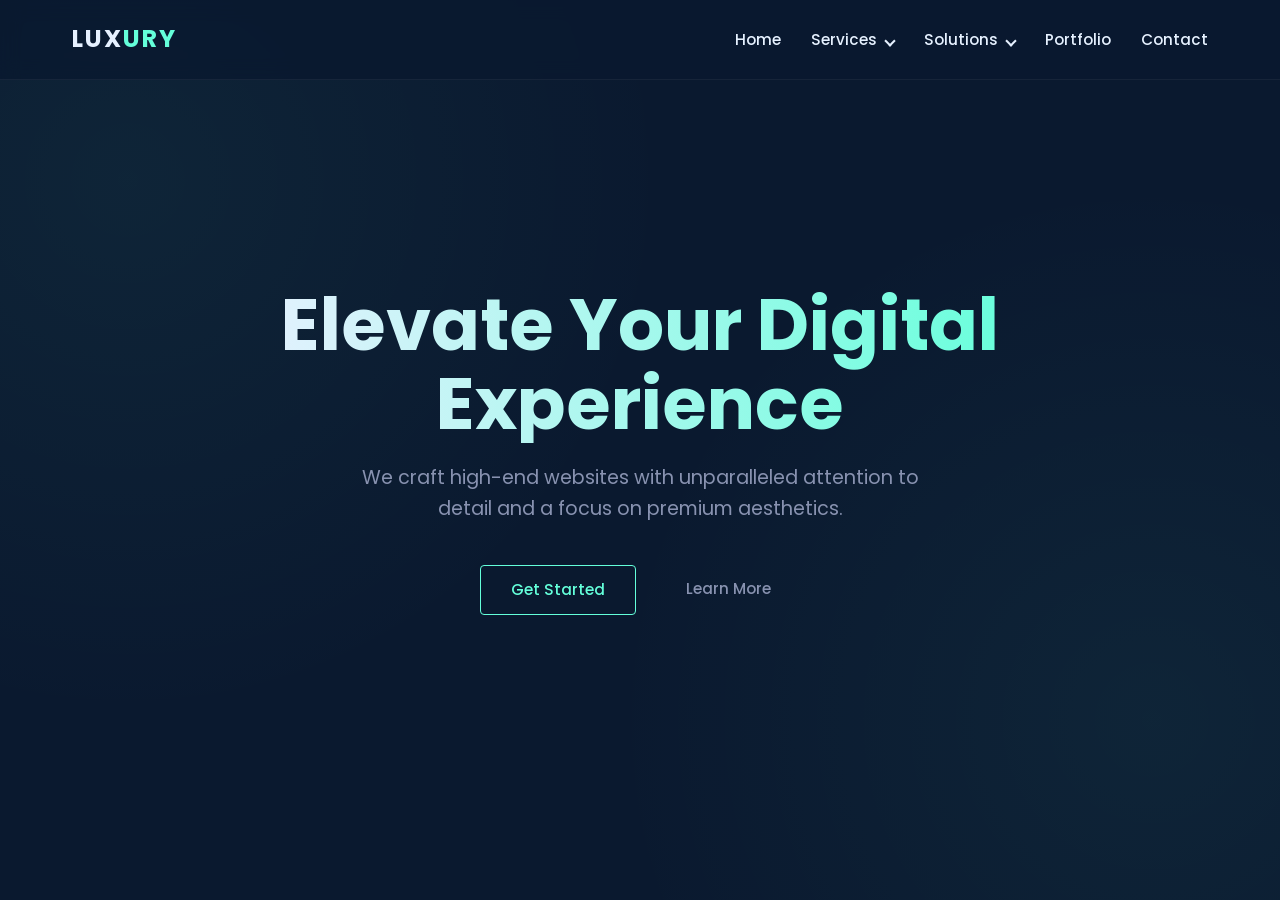
<file: task-4/index.html>
<!DOCTYPE html>
<html lang="en">
<head>
    <meta charset="UTF-8">
    <meta name="viewport" content="width=device-width, initial-scale=1.0">
    <title>Premium Nav with Dropdown</title>
    <link rel="stylesheet" href="style.css">
    <!-- Using Google Fonts for better typography -->
    <link rel="preconnect" href="https://fonts.googleapis.com">
    <link rel="preconnect" href="https://fonts.gstatic.com" crossorigin>
    <link href="https://fonts.googleapis.com/css2?family=Poppins:wght@300;400;500;600;700&display=swap" rel="stylesheet">
</head>
<body>

    <header>
        <nav class="navbar" id="navbar">
            <div class="container">
                <a href="#" class="logo">LUX<span>URY</span></a>
                
                <ul class="nav-links" id="nav-links">
                    <li><a href="#">Home</a></li>
                    <li class="dropdown">
                        <a href="#" class="dropdown-toggle">Services <i class="chevron-down"></i></a>
                        <ul class="submenu">
                            <li><a href="#">Web Design</a></li>
                            <li><a href="#">Development</a></li>
                            <li><a href="#">Mobile App</a></li>
                            <li><a href="#">SEO</a></li>
                        </ul>
                    </li>
                    <li class="dropdown">
                        <a href="#" class="dropdown-toggle">Solutions <i class="chevron-down"></i></a>
                        <ul class="submenu">
                            <li><a href="#">Cloud Computing</a></li>
                            <li><a href="#">Data Analytics</a></li>
                            <li><a href="#">Cyber Security</a></li>
                        </ul>
                    </li>
                    <li><a href="#">Portfolio</a></li>
                    <li><a href="#">Contact</a></li>
                </ul>

                <button class="mobile-menu-btn" id="mobile-menu-btn">
                    <span></span>
                    <span></span>
                    <span></span>
                </button>
            </div>
        </nav>
    </header>

    <main>
        <section class="hero">
            <div class="hero-content">
                <h1>Elevate Your Digital Experience</h1>
                <p>We craft high-end websites with unparalleled attention to detail and a focus on premium aesthetics.</p>
                <div class="hero-btns">
                    <a href="#" class="btn btn-primary">Get Started</a>
                    <a href="#" class="btn btn-secondary">Learn More</a>
                </div>
            </div>
        </section>
    </main>

    <script>
        // Mobile Menu Toggle
        const mobileMenuBtn = document.getElementById('mobile-menu-btn');
        const navLinks = document.getElementById('nav-links');

        mobileMenuBtn.addEventListener('click', () => {
            navLinks.classList.toggle('active');
            mobileMenuBtn.classList.toggle('open');
        });

        // Toggle dropdowns on mobile via click
        document.querySelectorAll('.dropdown-toggle').forEach(dropdownToggle => {
            dropdownToggle.addEventListener('click', (e) => {
                if(window.innerWidth <= 768) {
                    e.preventDefault(); // Prevent normal link behavior
                    const parent = dropdownToggle.parentElement;
                    
                    // Close other dropdowns
                    document.querySelectorAll('.dropdown').forEach(d => {
                        if(d !== parent) d.classList.remove('active');
                    });

                    // Toggle current dropdown
                    parent.classList.toggle('active');
                }
            });
        });
    </script>
</body>
</html>
</file>
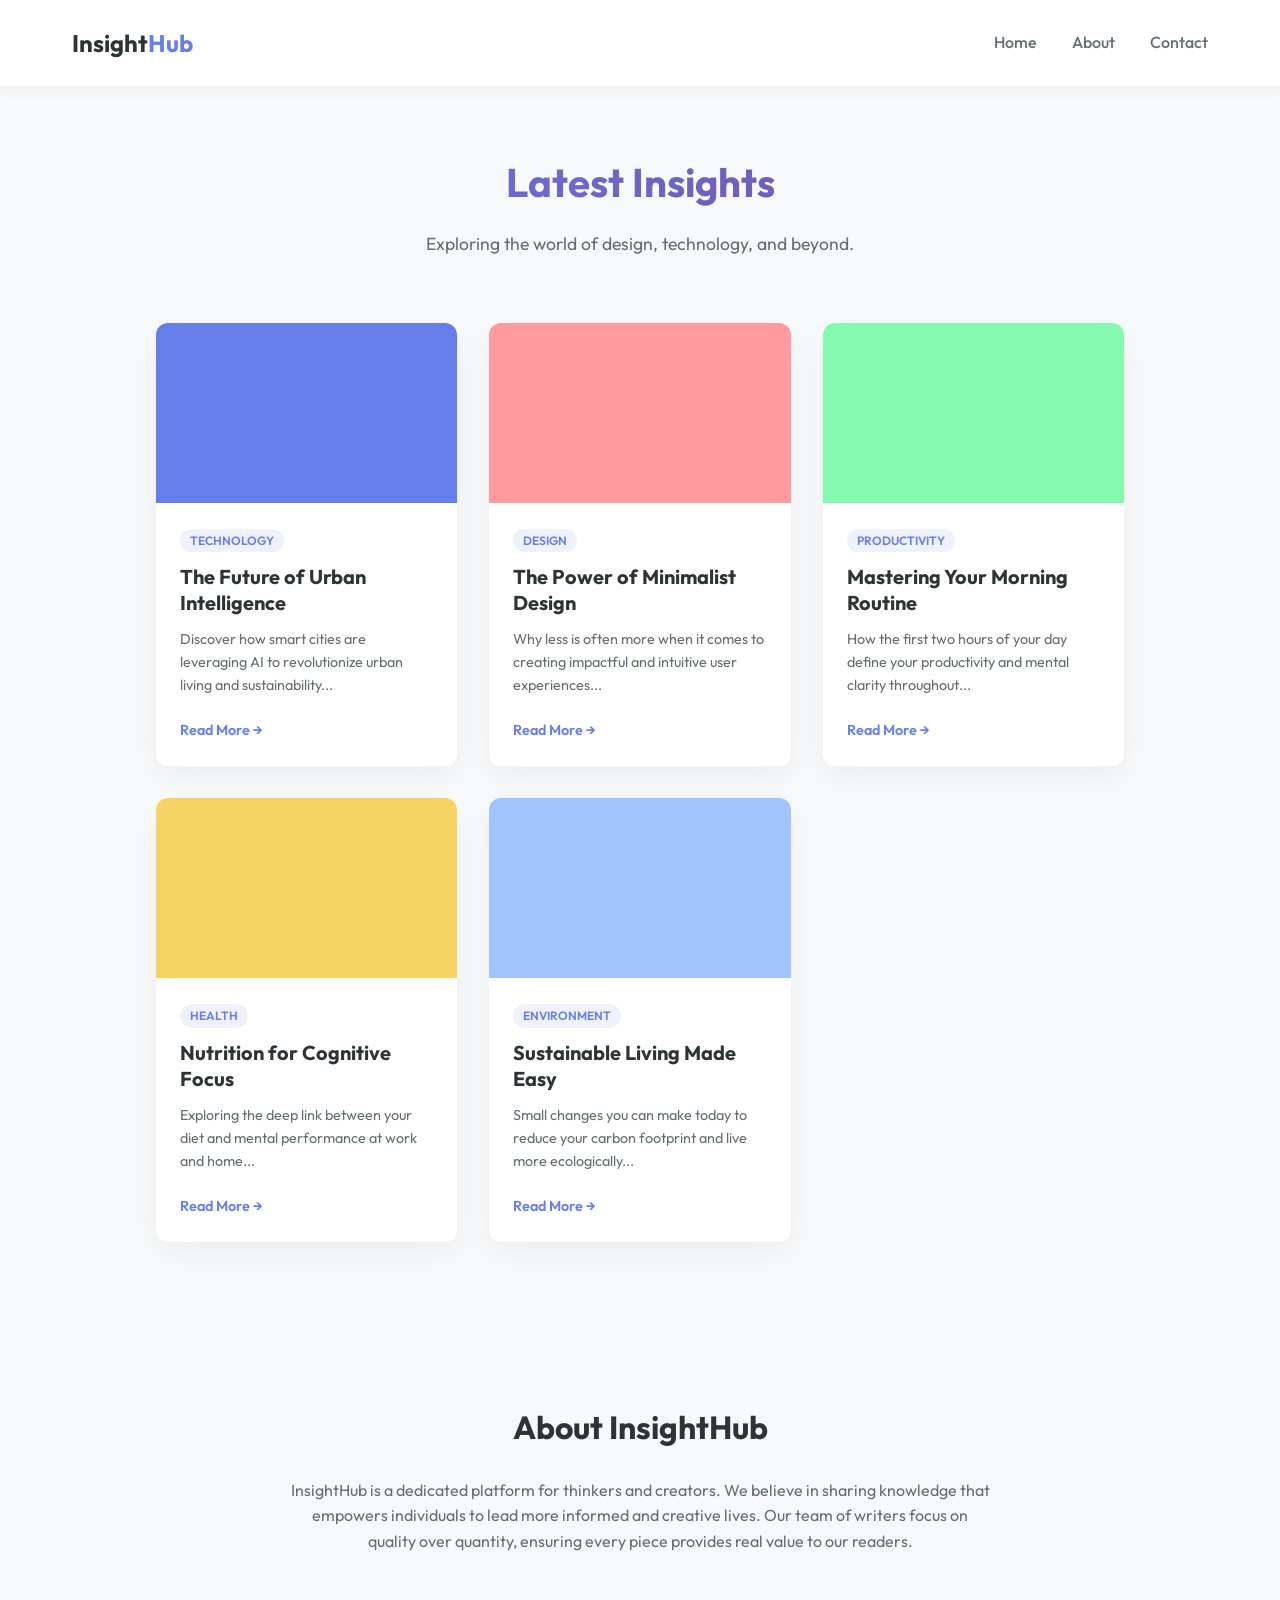
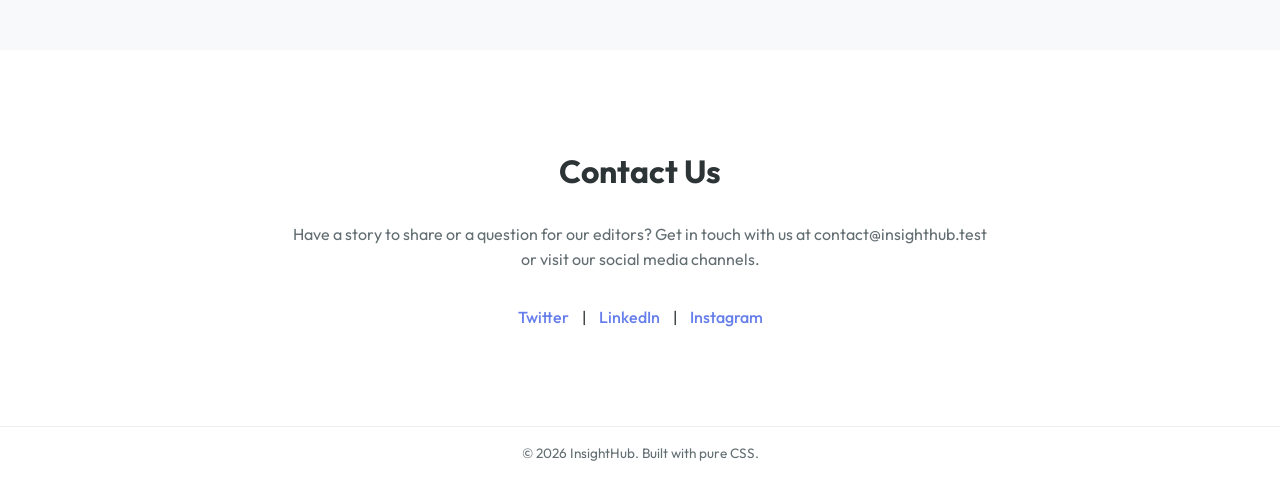
<file: task-5/index.html>
<!DOCTYPE html>
<html lang="en">
<head>
    <meta charset="UTF-8">
    <meta name="viewport" content="width=device-width, initial-scale=1.0">
    <title>Blog - CSS-Only Modals</title>
    <link rel="stylesheet" href="style.css">
    <link href="https://fonts.googleapis.com/css2?family=Outfit:wght@300;400;500;600;700&display=swap" rel="stylesheet">
</head>
<body id="top">

    <header class="navbar" id="navbar">
        <div class="container">
            <h1 class="logo">Insight<span>Hub</span></h1>
            <nav>
                <a href="#top">Home</a>
                <a href="#about">About</a>
                <a href="#contact">Contact</a>
            </nav>
        </div>
    </header>

    <main class="blog-container">
        <div class="blog-header">
            <h2>Latest Insights</h2>
            <p>Exploring the world of design, technology, and beyond.</p>
        </div>

        <div class="posts-grid">
            <!-- Blog Post 1 -->
            <article class="post-card">
                <div class="post-image" style="background-color: #667eea;"></div>
                <div class="post-content">
                    <span class="category">Technology</span>
                    <h3>The Future of Urban Intelligence</h3>
                    <p>Discover how smart cities are leveraging AI to revolutionize urban living and sustainability...</p>
                    <a href="#modal-1" class="read-more">Read More →</a>
                </div>
            </article>

            <!-- Blog Post 2 -->
            <article class="post-card">
                <div class="post-image" style="background-color: #ff9a9e;"></div>
                <div class="post-content">
                    <span class="category">Design</span>
                    <h3>The Power of Minimalist Design</h3>
                    <p>Why less is often more when it comes to creating impactful and intuitive user experiences...</p>
                    <a href="#modal-2" class="read-more">Read More →</a>
                </div>
            </article>

            <!-- Blog Post 3 -->
            <article class="post-card">
                <div class="post-image" style="background-color: #84fab0;"></div>
                <div class="post-content">
                    <span class="category">Productivity</span>
                    <h3>Mastering Your Morning Routine</h3>
                    <p>How the first two hours of your day define your productivity and mental clarity throughout...</p>
                    <a href="#modal-3" class="read-more">Read More →</a>
                </div>
            </article>

            <!-- Blog Post 4 -->
            <article class="post-card">
                <div class="post-image" style="background-color: #f6d365;"></div>
                <div class="post-content">
                    <span class="category">Health</span>
                    <h3>Nutrition for Cognitive Focus</h3>
                    <p>Exploring the deep link between your diet and mental performance at work and home...</p>
                    <a href="#modal-4" class="read-more">Read More →</a>
                </div>
            </article>

            <!-- Blog Post 5 -->
            <article class="post-card">
                <div class="post-image" style="background-color: #a1c4fd;"></div>
                <div class="post-content">
                    <span class="category">Environment</span>
                    <h3>Sustainable Living Made Easy</h3>
                    <p>Small changes you can make today to reduce your carbon footprint and live more ecologically...</p>
                    <a href="#modal-5" class="read-more">Read More →</a>
                </div>
            </article>
        </div>
    </main>

    <!-- About Section -->
    <section id="about" class="info-section">
        <div class="container">
            <h2>About InsightHub</h2>
            <p>InsightHub is a dedicated platform for thinkers and creators. We believe in sharing knowledge that empowers individuals to lead more informed and creative lives. Our team of writers focus on quality over quantity, ensuring every piece provides real value to our readers.</p>
        </div>
    </section>

    <!-- Contact Section -->
    <section id="contact" class="info-section alternate-bg">
        <div class="container">
            <h2>Contact Us</h2>
            <p>Have a story to share or a question for our editors? Get in touch with us at contact@insighthub.test or visit our social media channels.</p>
            <div class="contact-links">
                <a href="#social-toast">Twitter</a> | <a href="#social-toast">LinkedIn</a> | <a href="#social-toast">Instagram</a>
            </div>
        </div>
    </section>

    <!-- Modal Popups Section -->
    
    <!-- Modal 1 -->
    <div id="modal-1" class="modal-overlay">
        <div class="modal-window">
            <a href="#navbar" class="modal-close-btn">&times;</a>
            <div class="modal-header">
                <span class="category">Technology</span>
                <h2>The Future of Urban Intelligence</h2>
            </div>
            <div class="modal-body">
                <p>Smart cities are integrating AI-driven systems into public infrastructure to optimize energy consumption, reduce traffic congestion, and improve public safety.</p>
                <p>This transition requires a collaborative approach between urban planners and citizens to ensure technology serves the people effectively.</p>
            </div>
        </div>
    </div>

    <!-- Modal 2 -->
    <div id="modal-2" class="modal-overlay">
        <div class="modal-window">
            <a href="#navbar" class="modal-close-btn">&times;</a>
            <div class="modal-header">
                <span class="category">Design</span>
                <h2>The Power of Minimalist Design</h2>
            </div>
            <div class="modal-body">
                <p>Minimalist design is a philosophy centered on simplicity and clarity. By stripping away non-essential elements, designers focus on the core message.</p>
                <p>In digital design, this translates to cleaner interfaces and reduced cognitive load for the user.</p>
            </div>
        </div>
    </div>

    <!-- Modal 3 -->
    <div id="modal-3" class="modal-overlay">
        <div class="modal-window">
            <a href="#navbar" class="modal-close-btn">&times;</a>
            <div class="modal-header">
                <span class="category">Productivity</span>
                <h2>Mastering Your Morning Routine</h2>
            </div>
            <div class="modal-body">
                <p>A well-structured morning routine sets the tone for your entire day. Many successful individuals prioritize deep work or meditation to jumpstart their brain.</p>
                <p>Avoiding screens for the first 60 minutes is highly effective for maintaining control over your focus.</p>
            </div>
        </div>
    </div>

    <!-- Modal 4 -->
    <div id="modal-4" class="modal-overlay">
        <div class="modal-window">
            <a href="#navbar" class="modal-close-btn">&times;</a>
            <div class="modal-header">
                <span class="category">Health</span>
                <h2>Nutrition for Cognitive Focus</h2>
            </div>
            <div class="modal-body">
                <p>Your brain is an energy-demanding organ that requires the right nutrients to function at its peak. Foods rich in omega-3 and antioxidants are proven to boost focus.</p>
                <p>Staying hydrated is equally important for maintaining cognitive performance throughout the day.</p>
            </div>
        </div>
    </div>

    <!-- Modal 5 -->
    <div id="modal-5" class="modal-overlay">
        <div class="modal-window">
            <a href="#navbar" class="modal-close-btn">&times;</a>
            <div class="modal-header">
                <span class="category">Environment</span>
                <h2>Sustainable Living Made Easy</h2>
            </div>
            <div class="modal-body">
                <p>Sustainability doesn't always require massive lifestyle changes. Switching to reusable bags and reducing meat consumption can have a significant impact.</p>
                <p>The goal is to move towards a more circular economy where waste is minimized and resources are valued.</p>
            </div>
        </div>
    </div>

    <footer class="footer">
        <p>&copy; 2026 InsightHub. Built with pure CSS.</p>
    </footer>

    <!-- CSS-Only Toast Notification -->
    <div id="social-toast" class="toast-notification">
        <p>Information: The social links are to be added soon!</p>
    </div>

</body>
</html>
</file>
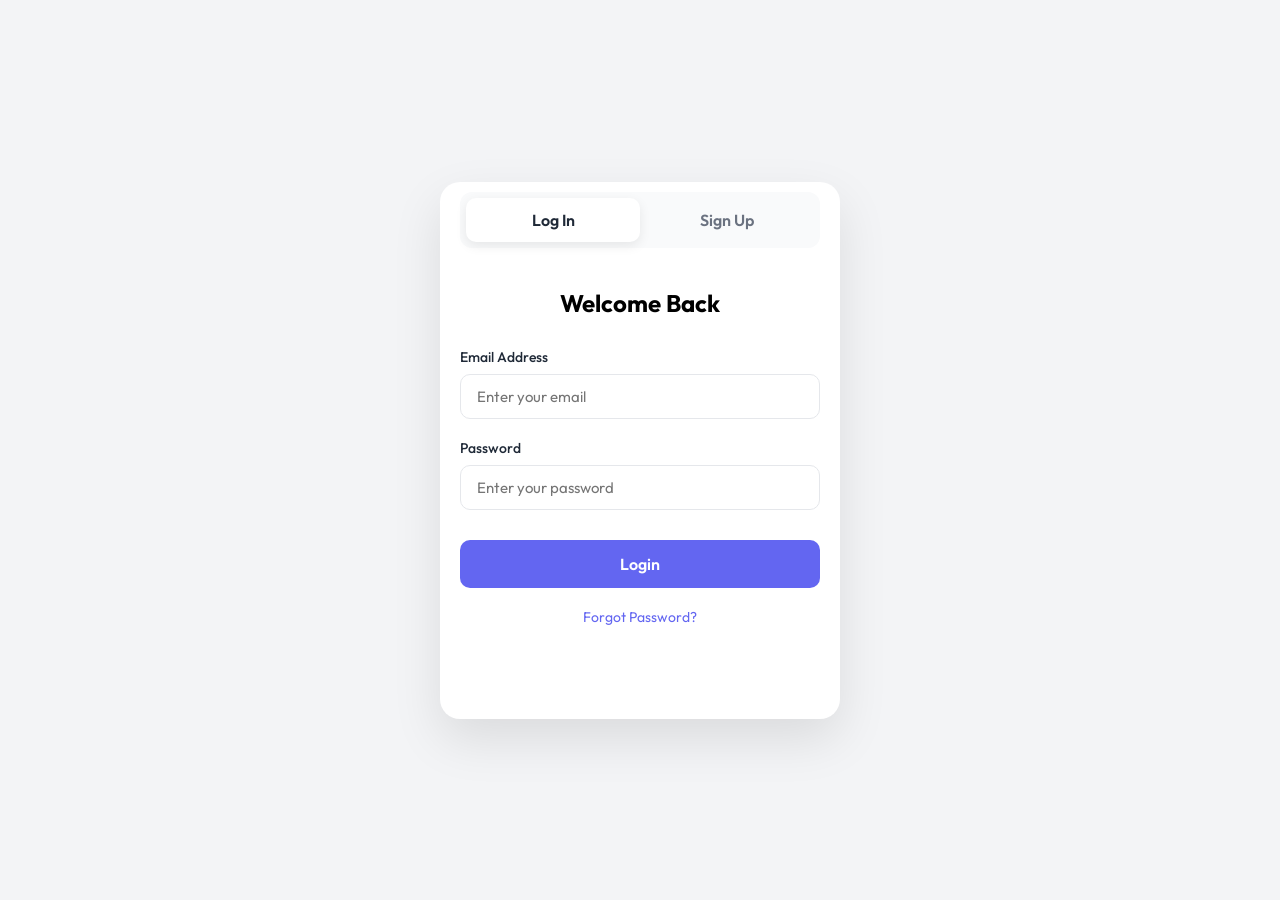
<file: task-6/index.html>
<!DOCTYPE html>
<html lang="en">
<head>
    <meta charset="UTF-8">
    <meta name="viewport" content="width=device-width, initial-scale=1.0">
    <title>Auth - Login & Signup Tabs</title>
    <link rel="stylesheet" href="style.css">
    <link href="https://fonts.googleapis.com/css2?family=Outfit:wght@300;400;500;600;700&display=swap" rel="stylesheet">
</head>
<body>

    <div class="auth-container">
        <!-- Tab Inputs (hidden) -->
        <input type="radio" name="auth-tabs" id="tab-login" checked>
        <input type="radio" name="auth-tabs" id="tab-signup">

        <!-- Tab Labels -->
        <div class="auth-tabs">
            <label for="tab-login" class="tab-label">Log In</label>
            <label for="tab-signup" class="tab-label">Sign Up</label>
            <div class="tab-slider"></div>
        </div>

        <!-- Tab Content -->
        <div class="auth-content-wrapper">
            <div class="auth-content">
                <!-- Login Form -->
                <section class="auth-form" id="login-form">
                    <h2>Welcome Back</h2>
                    <form action="#" onsubmit="return false;">
                        <div class="input-group">
                            <label>Email Address</label>
                            <input type="email" placeholder="Enter your email" required>
                        </div>
                        <div class="input-group">
                            <label>Password</label>
                            <input type="password" placeholder="Enter your password" required>
                        </div>
                        <button type="submit" class="btn-submit">Login</button>
                        <a href="#" class="forgot-link">Forgot Password?</a>
                    </form>
                </section>

                <!-- Signup Form -->
                <section class="auth-form" id="signup-form">
                    <h2>Create Account</h2>
                    <form action="#" onsubmit="return false;">
                        <div class="input-group">
                            <label>Full Name</label>
                            <input type="text" placeholder="Enter your name" required>
                        </div>
                        <div class="input-group">
                            <label>Email Address</label>
                            <input type="email" placeholder="Enter your email" required>
                        </div>
                        <div class="input-group">
                            <label>Password</label>
                            <input type="password" placeholder="Create a password" required>
                        </div>
                        <button type="submit" class="btn-submit">Sign Up</button>
                    </form>
                </section>
            </div>
        </div>
    </div>

</body>
</html>
</file>
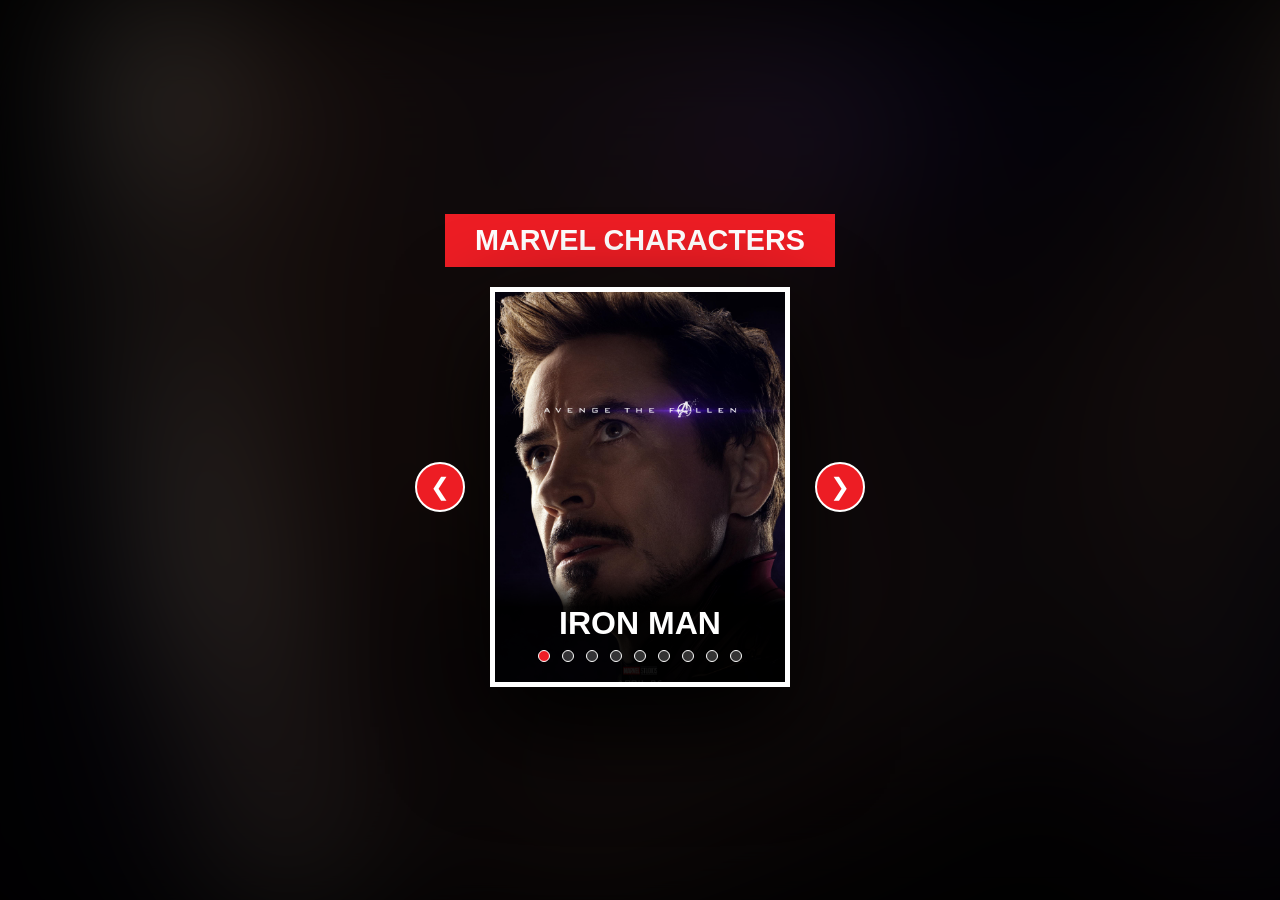
<file: task-7/index.html>
<!DOCTYPE html>
<html lang="en">
<head>
    <meta charset="UTF-8">
    <meta name="viewport" content="width=device-width, initial-scale=1.0">
    <title>Marvel Character Deck</title>
    <link rel="stylesheet" href="style.css">
</head>
<body>

    <!-- Background Layer for Blur Effect -->
    <div class="bg-wrapper">
        <div class="bg-slides">
            <div class="bg-slide" style="background-image: url('assets/iron-man.jpg');"></div>
            <div class="bg-slide" style="background-image: url('assets/captain-america.jpg');"></div>
            <div class="bg-slide" style="background-image: url('assets/thor.jpg');"></div>
            <div class="bg-slide" style="background-image: url('assets/hulk.jpg');"></div>
            <div class="bg-slide" style="background-image: url('assets/natasha.jpg');"></div>
            <div class="bg-slide" style="background-image: url('assets/clint.jpg');"></div>
            <div class="bg-slide" style="background-image: url('assets/captrain-marvel.jpg');"></div>
            <div class="bg-slide" style="background-image: url('assets/nebula.jpg');"></div>
            <div class="bg-slide" style="background-image: url('assets/thanos.jpg');"></div>
        </div>
    </div>

    <header class="marvel-header">
        <h1>MARVEL <span>CHARACTERS</span></h1>
    </header>

    <div class="carousel-wrapper">
        <!-- Radio Buttons (9 Slides) -->
        <input type="radio" name="slider" id="auto-start" checked>
        <input type="radio" name="slider" id="slide1">
        <input type="radio" name="slider" id="slide2">
        <input type="radio" name="slider" id="slide3">
        <input type="radio" name="slider" id="slide4">
        <input type="radio" name="slider" id="slide5">
        <input type="radio" name="slider" id="slide6">
        <input type="radio" name="slider" id="slide7">
        <input type="radio" name="slider" id="slide8">
        <input type="radio" name="slider" id="slide9">

        <!-- Main Card Container -->
        <main class="carousel-container">
            <section class="slides">
                <figure class="slide">
                    <img src="assets/iron-man.jpg" alt="Iron Man">
                    <figcaption class="info"><h2>Iron Man</h2></figcaption>
                </figure>
                <figure class="slide">
                    <img src="assets/captain-america.jpg" alt="Captain America">
                    <figcaption class="info"><h2>Captain America</h2></figcaption>
                </figure>
                <figure class="slide">
                    <img src="assets/thor.jpg" alt="Thor">
                    <figcaption class="info"><h2>Thor</h2></figcaption>
                </figure>
                <figure class="slide">
                    <img src="assets/hulk.jpg" alt="Hulk">
                    <figcaption class="info"><h2>Hulk</h2></figcaption>
                </figure>
                <figure class="slide">
                    <img src="assets/natasha.jpg" alt="Black Widow">
                    <figcaption class="info"><h2>Black Widow</h2></figcaption>
                </figure>
                <figure class="slide">
                    <img src="assets/clint.jpg" alt="Hawkeye">
                    <figcaption class="info"><h2>Hawkeye</h2></figcaption>
                </figure>
                <figure class="slide">
                    <img src="assets/captrain-marvel.jpg" alt="Captain Marvel">
                    <figcaption class="info"><h2>Captain Marvel</h2></figcaption>
                </figure>
                <figure class="slide">
                    <img src="assets/nebula.jpg" alt="Nebula">
                    <figcaption class="info"><h2>Nebula</h2></figcaption>
                </figure>
                <figure class="slide">
                    <img src="assets/thanos.jpg" alt="Thanos">
                    <figcaption class="info"><h2>Thanos</h2></figcaption>
                </figure>
            </section>

            <!-- Navigation Dots (Inside for focus) -->
            <nav class="navigation">
                <label for="slide1" class="nav-dot"></label>
                <label for="slide2" class="nav-dot"></label>
                <label for="slide3" class="nav-dot"></label>
                <label for="slide4" class="nav-dot"></label>
                <label for="slide5" class="nav-dot"></label>
                <label for="slide6" class="nav-dot"></label>
                <label for="slide7" class="nav-dot"></label>
                <label for="slide8" class="nav-dot"></label>
                <label for="slide9" class="nav-dot"></label>
            </nav>
        </main>

        <!-- Arrows (Outside the overflow-hidden container) -->
        <div class="arrow-wrapper arrow-1">
            <label for="slide9" class="prev">&#10094;</label>
            <label for="slide2" class="next">&#10095;</label>
        </div>
        <div class="arrow-wrapper arrow-2">
            <label for="slide1" class="prev">&#10094;</label>
            <label for="slide3" class="next">&#10095;</label>
        </div>
        <div class="arrow-wrapper arrow-3">
            <label for="slide2" class="prev">&#10094;</label>
            <label for="slide4" class="next">&#10095;</label>
        </div>
        <div class="arrow-wrapper arrow-4">
            <label for="slide3" class="prev">&#10094;</label>
            <label for="slide5" class="next">&#10095;</label>
        </div>
        <div class="arrow-wrapper arrow-5">
            <label for="slide4" class="prev">&#10094;</label>
            <label for="slide6" class="next">&#10095;</label>
        </div>
        <div class="arrow-wrapper arrow-6">
            <label for="slide5" class="prev">&#10094;</label>
            <label for="slide7" class="next">&#10095;</label>
        </div>
        <div class="arrow-wrapper arrow-7">
            <label for="slide6" class="prev">&#10094;</label>
            <label for="slide8" class="next">&#10095;</label>
        </div>
        <div class="arrow-wrapper arrow-8">
            <label for="slide7" class="prev">&#10094;</label>
            <label for="slide9" class="next">&#10095;</label>
        </div>
        <div class="arrow-wrapper arrow-9">
            <label for="slide8" class="prev">&#10094;</label>
            <label for="slide1" class="next">&#10095;</label>
        </div>
    </div>

</body>
</html>
</file>
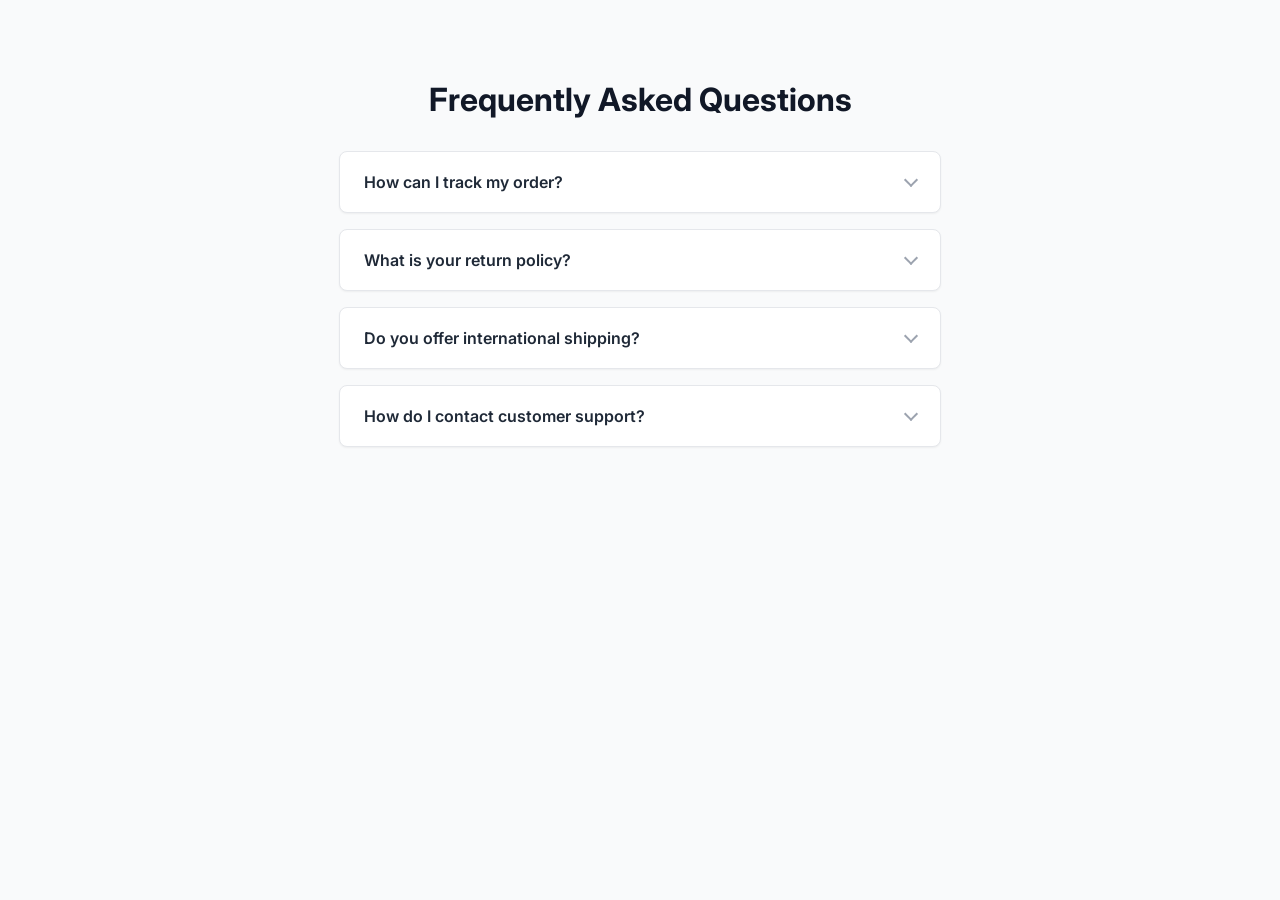
<file: task-8/index.html>
<!DOCTYPE html>
<html lang="en">
<head>
    <meta charset="UTF-8">
    <meta name="viewport" content="width=device-width, initial-scale=1.0">
    <title>FAQ - ShopEasy</title>
    <link rel="stylesheet" href="style.css">
    <link rel="preconnect" href="https://fonts.googleapis.com">
    <link rel="preconnect" href="https://fonts.gstatic.com" crossorigin>
    <link href="https://fonts.googleapis.com/css2?family=Inter:wght@400;500;600&display=swap" rel="stylesheet">
</head>
<body>
    <div class="faq-container">
        <h1>Frequently Asked Questions</h1>
        
        <div class="faq-item">
            <input type="checkbox" id="faq1" class="faq-toggle">
            <label for="faq1" class="faq-label">
                How can I track my order?
                <span class="faq-icon"></span>
            </label>
            <div class="faq-content">
                <p>You can track your order by clicking the "Track Order" link in your confirmation email, or by logging into your account and visiting the "Order History" section.</p>
            </div>
        </div>

        <div class="faq-item">
            <input type="checkbox" id="faq2" class="faq-toggle">
            <label for="faq2" class="faq-label">
                What is your return policy?
                <span class="faq-icon"></span>
            </label>
            <div class="faq-content">
                <p>We offer a 30-day return policy for most items. Products must be in their original packaging and condition to qualify for a full refund.</p>
            </div>
        </div>

        <div class="faq-item">
            <input type="checkbox" id="faq3" class="faq-toggle">
            <label for="faq3" class="faq-label">
                Do you offer international shipping?
                <span class="faq-icon"></span>
            </label>
            <div class="faq-content">
                <p>Yes, we ship to over 50 countries worldwide. Shipping costs and delivery times vary by location and are calculated at checkout.</p>
            </div>
        </div>

        <div class="faq-item">
            <input type="checkbox" id="faq4" class="faq-toggle">
            <label for="faq4" class="faq-label">
                How do I contact customer support?
                <span class="faq-icon"></span>
            </label>
            <div class="faq-content">
                <p>Our support team is available 24/7 via email at support@shopeasy.com or via live chat on our website.</p>
            </div>
        </div>
    </div>
</body>
</html>
</file>
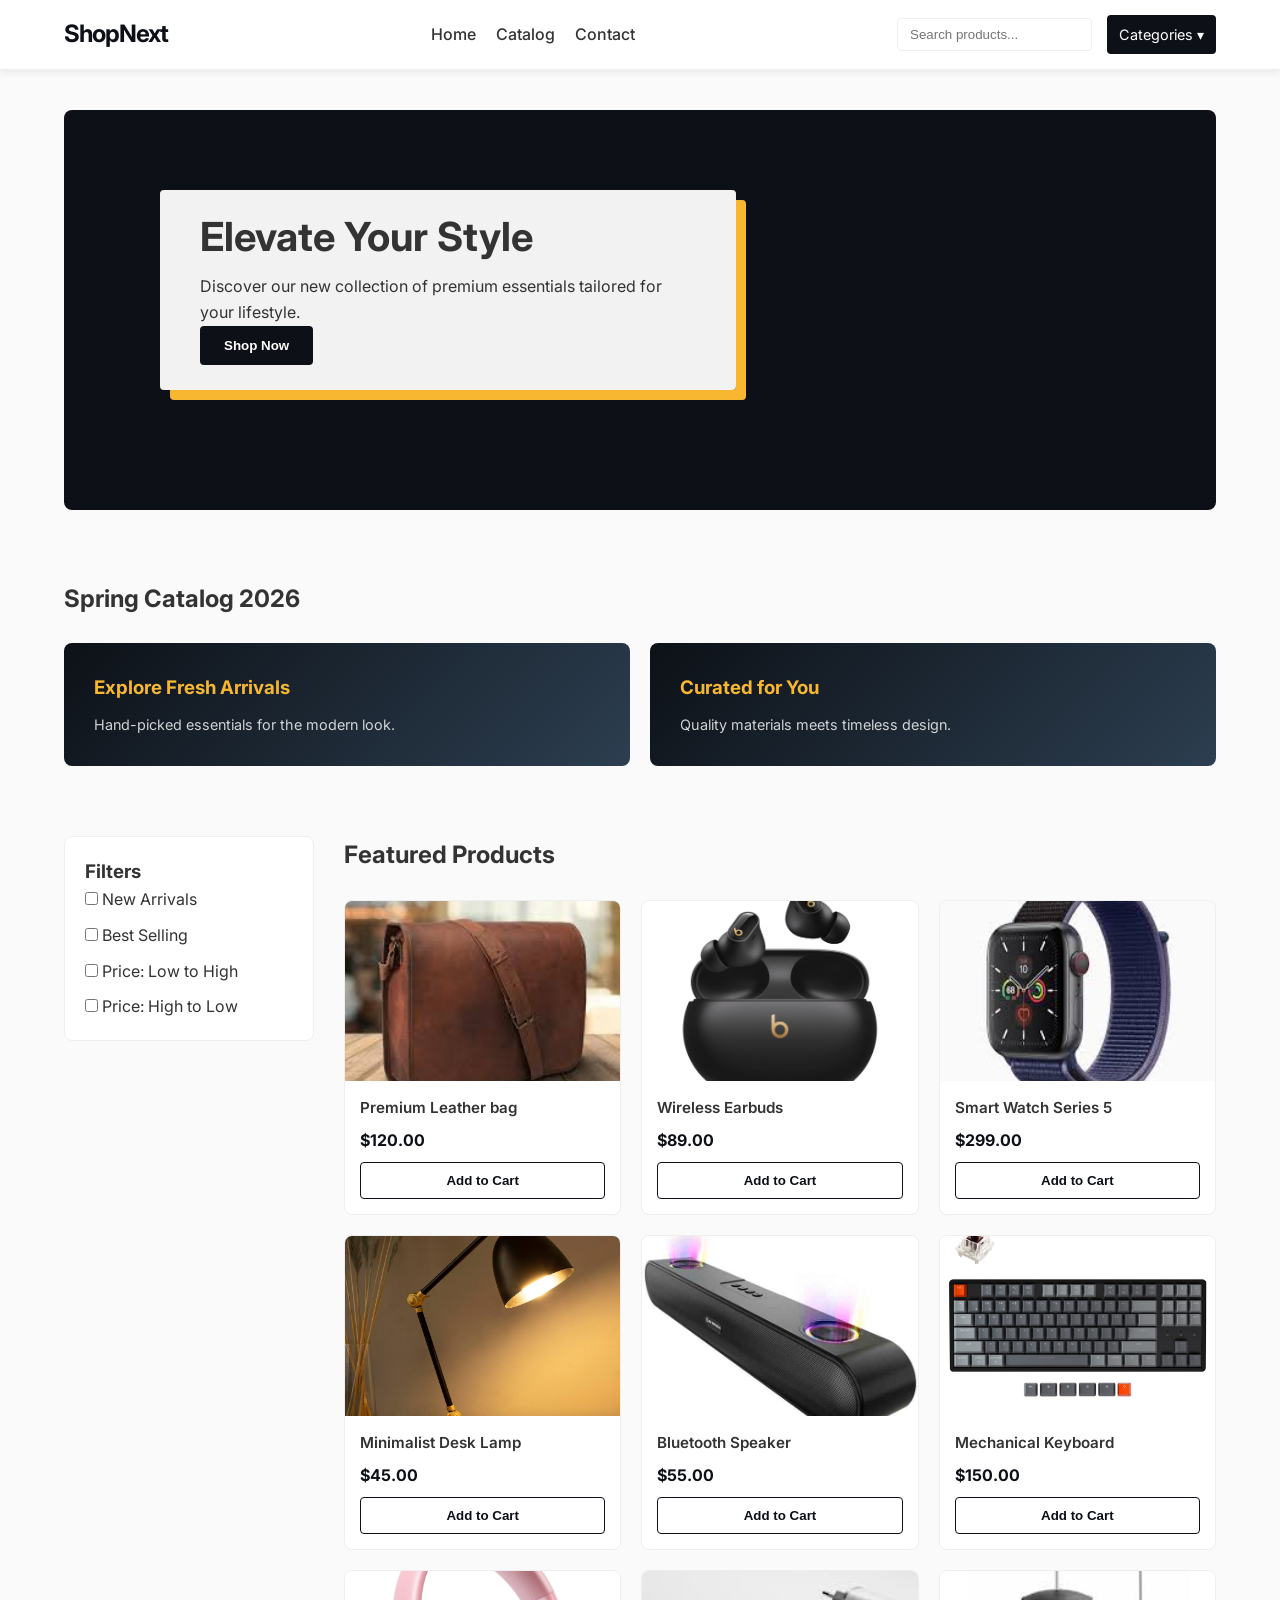
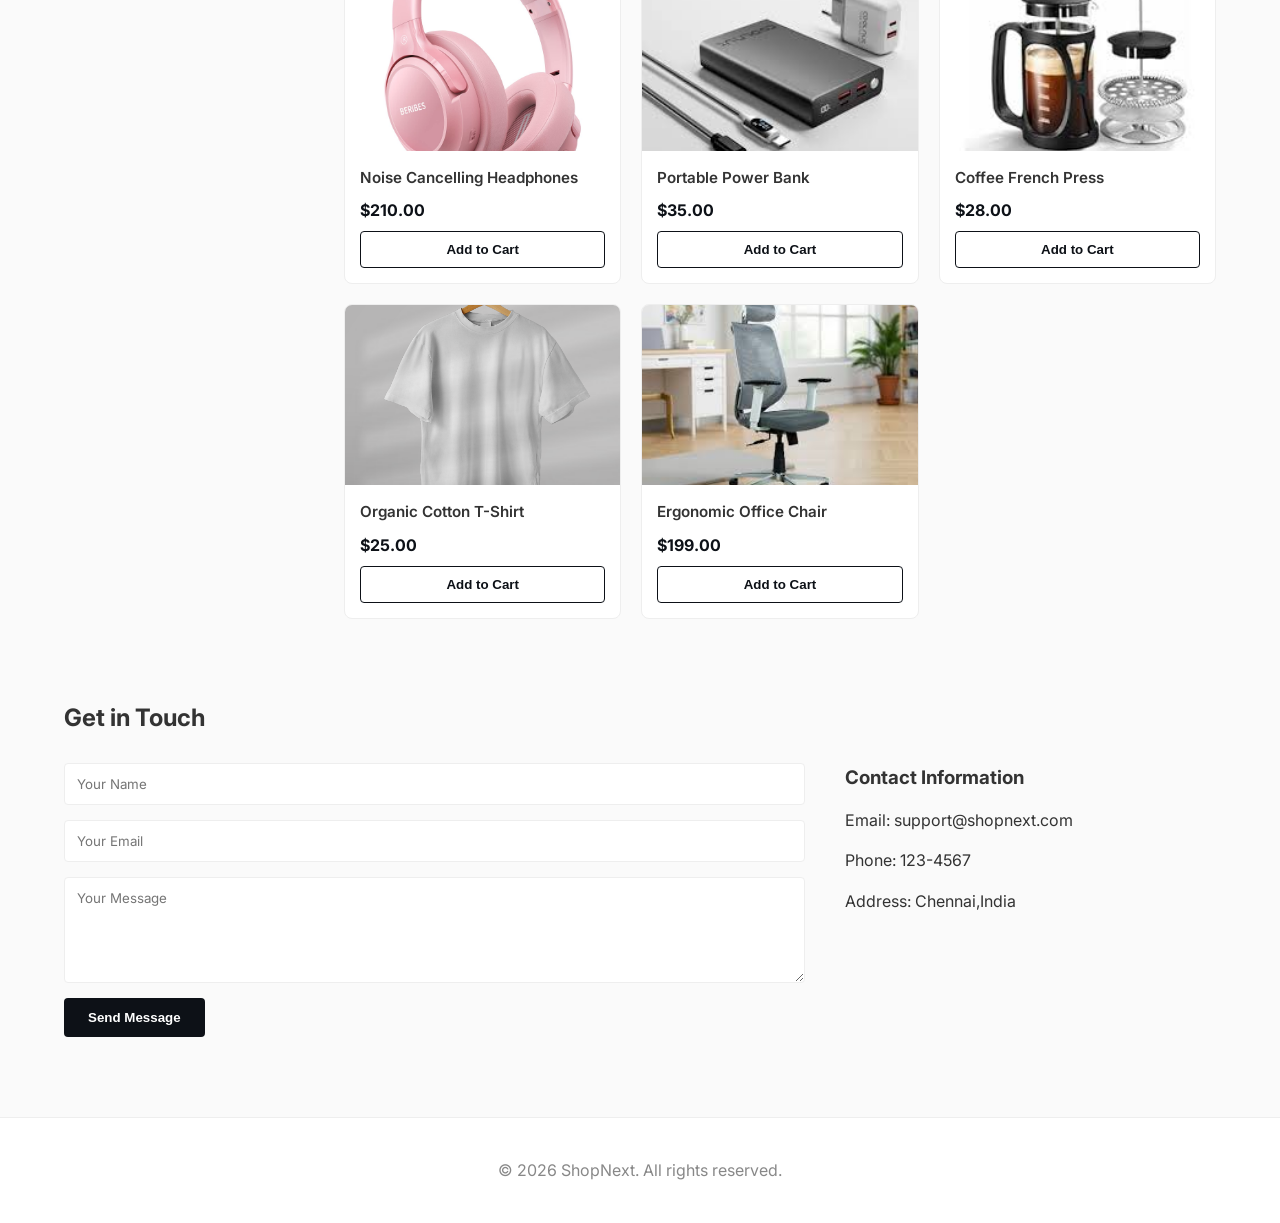
<file: task-9/index.html>
<!DOCTYPE html>
<html lang="en">
<head>
    <meta charset="UTF-8">
    <meta name="viewport" content="width=device-width, initial-scale=1.0">
    <title>ShopNext</title>
    <!-- Importing modern typography -->
    <link href="https://fonts.googleapis.com/css2?family=Inter:wght@400;500;600;700&display=swap" rel="stylesheet">
    <link rel="stylesheet" href="style.css">
</head>
<body>

    <!-- FEATURE: Sticky Header with Flexbox -->
    <header class="sticky-header">
        <div class="header-container">
            <div class="logo">ShopNext</div>
            
            <!-- FEATURE: Flexbox Alignment for Navigation -->
            <nav class="nav-links">
                <a href="#hero">Home</a>
                <a href="#catalog">Catalog</a>
                <a href="#contact">Contact</a>
            </nav>

            <div class="header-actions">
                <div class="search-bar">
                    <input type="text" placeholder="Search products...">
                </div>
                
                <!-- FEATURE: Profile dropdown with categories using Flexbox -->
                <div class="profile-dropdown">
                    <div class="profile-trigger">Categories &#9662;</div>
                    <div class="dropdown-content">
                        <a href="#">Electronics</a>
                        <a href="#">Fashion</a>
                        <a href="#">Home & Garden</a>
                        <a href="#">Sports</a>
                        <a href="#">Books</a>
                        <a href="#">Gift Cards</a>
                        <a href="#">Outdoor</a>
                        <a href="#">Beauty</a>
                        <a href="#">Toys</a>
                        <a href="#">Kitchen</a>
                    </div>
                </div>
            </div>
        </div>
    </header>

    <!-- FEATURE: Main Layout using CSS Grid -->
    <main class="main-layout" id="hero">
        <!-- FEATURE: Hero Section with Overlapping Elements (CSS Grid / Z-index) -->
        <section class="hero-section">
            <div class="hero-bg"></div>
            <div class="hero-content">
                <h1>Elevate Your Style</h1>
                <p>Discover our new collection of premium essentials tailored for your lifestyle.</p>
                <button class="btn-primary">Shop Now</button>
            </div>
           
        </section>

        <!-- FEATURE: New Catalog Arrivals Section (Simple Flex Layout) -->
        <section class="catalog-intro" id="catalog">
            <h2 class="section-title">Spring Catalog 2026</h2>
            <div class="catalog-banner">
                <div class="banner-item">
                    <h3>Explore Fresh Arrivals</h3>
                    <p>Hand-picked essentials for the modern look.</p>
                </div>
                <div class="banner-item">
                    <h3>Curated for You</h3>
                    <p>Quality materials meets timeless design.</p>
                </div>
            </div>
        </section>

        <!-- FEATURE: Project Showcase Product Grid -->
        <section class="product-showcase">
            <h2 class="section-title">Featured Products</h2>
            <div class="products-grid">
                <!-- 10 Product Samples -->
                <div class="product-card">
                    <img src="assets/leather-bag.jpg" alt="Bag" class="product-img">
                    <div class="product-info">
                        <h3>Premium Leather bag</h3>
                        <p class="price">$120.00</p>
                        <button class="add-to-cart">Add to Cart</button>
                    </div>
                </div>
                <div class="product-card">
                    <img src="assets/earbuds.jpg" alt="Earbuds" class="product-img">
                    <div class="product-info">
                        <h3>Wireless Earbuds</h3>
                        <p class="price">$89.00</p>
                        <button class="add-to-cart">Add to Cart</button>
                    </div>
                </div>
                <div class="product-card">
                    <img src="assets/smart-watch.jpg" alt="Smart Watch" class="product-img">
                    <div class="product-info">
                        <h3>Smart Watch Series 5</h3>
                        <p class="price">$299.00</p>
                        <button class="add-to-cart">Add to Cart</button>
                    </div>
                </div>
                <div class="product-card">
                    <img src="assets/lamp.jpg" alt="Lamp" class="product-img">
                    <div class="product-info">
                        <h3>Minimalist Desk Lamp</h3>
                        <p class="price">$45.00</p>
                        <button class="add-to-cart">Add to Cart</button>
                    </div>
                </div>
                <div class="product-card">
                    <img src="assets/speaker.jpg" alt="Speaker" class="product-img">
                    <div class="product-info">
                        <h3>Bluetooth Speaker</h3>
                        <p class="price">$55.00</p>
                        <button class="add-to-cart">Add to Cart</button>
                    </div>
                </div>
                <div class="product-card">
                    <img src="assets/keyboard.jpg" alt="Keyboard" class="product-img">
                    <div class="product-info">
                        <h3>Mechanical Keyboard</h3>
                        <p class="price">$150.00</p>
                        <button class="add-to-cart">Add to Cart</button>
                    </div>
                </div>
                <div class="product-card">
                    <img src="assets/headphones.jpg" alt="Headphones" class="product-img">
                    <div class="product-info">
                        <h3>Noise Cancelling Headphones</h3>
                        <p class="price">$210.00</p>
                        <button class="add-to-cart">Add to Cart</button>
                    </div>
                </div>
                <div class="product-card">
                    <img src="assets/power-bank.jpg" alt="Power Bank" class="product-img">
                    <div class="product-info">
                        <h3>Portable Power Bank</h3>
                        <p class="price">$35.00</p>
                        <button class="add-to-cart">Add to Cart</button>
                    </div>
                </div>
                <div class="product-card">
                    <img src="assets/coffee-french-press.jpg" alt="French Press" class="product-img">
                    <div class="product-info">
                        <h3>Coffee French Press</h3>
                        <p class="price">$28.00</p>
                        <button class="add-to-cart">Add to Cart</button>
                    </div>
                </div>
                <div class="product-card">
                    <img src="assets/cotton-tshirt.png" alt="T-Shirt" class="product-img">
                    <div class="product-info">
                        <h3>Organic Cotton T-Shirt</h3>
                        <p class="price">$25.00</p>
                        <button class="add-to-cart">Add to Cart</button>
                    </div>
                </div>
                <!-- 11th Product Item -->
                <div class="product-card">
                    <img src="assets/office-chair.jpg" alt="Office Chair" class="product-img">
                    <div class="product-info">
                        <h3>Ergonomic Office Chair</h3>
                        <p class="price">$199.00</p>
                        <button class="add-to-cart">Add to Cart</button>
                    </div>
                </div>
            </div>
        </section>


        <!-- FEATURE: Sticky Sidebar with CSS Grid Area -->
        <aside class="sidebar-filters">
            <h3>Filters</h3>
            <ul class="filter-list">
                <li><label><input type="checkbox"> New Arrivals</label></li>
                <li><label><input type="checkbox"> Best Selling</label></li>
                <li><label><input type="checkbox"> Price: Low to High</label></li>
                <li><label><input type="checkbox"> Price: High to Low</label></li>
            </ul>
        </aside>
    </main>

    <!-- FEATURE: Contact Section (Flexbox & Block Layout) -->
    <section class="contact-section container" id="contact">
        <h2 class="section-title">Get in Touch</h2>
        <div class="contact-container">
            <form class="contact-form">
                <input type="text" placeholder="Your Name" required>
                <input type="email" placeholder="Your Email" required>
                <textarea placeholder="Your Message" rows="5" required></textarea>
                <button type="submit" class="btn-primary">Send Message</button>
            </form>
            <div class="contact-info">
                <h3>Contact Information</h3>
                <p>Email: support@shopnext.com</p>
                <p>Phone: 123-4567</p>
                <p>Address: Chennai,India</p>
            </div>
        </div>
    </section>

    <footer class="site-footer">
        <p>&copy; 2026 ShopNext. All rights reserved.</p>
    </footer>

</body>
</html>
</file>
<file: task-1/style.css>
/* Global Variables */
:root {
    --primary-color: #000;
    --secondary-color: #e4e4e4;
    --accent-color: #3498db;
    --text-color: #000;
    --header-bg: rgba(228, 226, 226, 0.7);
    --footer-bg: #2d3e50;
    --footer-text: #fff;
}

/* Global Styles */
body {
    font-family: 'Segoe UI', Arial, sans-serif;
    background: var(--secondary-color);
    color: var(--text-color);
    margin: 0;
    padding: 0;
    line-height: 1.6;
}

/* Header & Navigation */
header {
    background: var(--header-bg);
    backdrop-filter: blur(10px);
    -webkit-backdrop-filter: blur(10px);
    box-shadow: 0 2px 4px rgba(0,0,0,0.00);
    padding: 1rem 0;
    position: sticky;
    top: 0;
    z-index: 100;
}

nav ul {
    display: flex;
    justify-content: flex-end;
    gap: 2rem;
    list-style: none;
    margin: 0 2.5rem 0 0;
    padding: 0;
}

/* Hero section styles */
#home {
    display: flex;
    flex-direction: column;
    align-items: center;
    justify-content: center;
    text-align: center;
    max-width: 1200px;
    margin: 0 auto 2.5rem auto;
    padding: 2.5rem 0.5rem;
}

#home h1 {
    font-size: 3rem;
    margin-bottom: 0.5rem;
    color: var(--primary-color);
}

#home h3 {
    font-size: 1.5rem;
    color: var(--accent-color);
    font-weight: 500;
    margin-bottom: 1rem;
}

#home p {
    font-size: 1.1rem;
    max-width: 700px;
    color: #666;
}

nav a {
    text-decoration: none;
    color: var(--primary-color);
    font-weight: 500;
    transition: color 0.2s;
    position: relative;
    
}

nav a:hover {
    color: var(--accent-color);
}

/* Layout Containers */
main {
    max-width: 1200px;
    margin: 2rem auto;
    padding: 0;
}

/* Section Styles */
section {
    margin-bottom: 2.5rem;
    padding: 1.2rem 0.8rem;
    background: #fff;
    border-radius: 8px;
    box-shadow: 0 4px 16px rgba(0,0,0,0.08), 0 1.5px 6px rgba(0,0,0,0.06);
}

/* Typography */
h1, h2, h3 {
    color: var(--primary-color);
    margin-top: 0;
}

aside {
    background: #f7f7f7;
    padding: 1rem;
    border-radius: 6px;
    margin-top: 1rem;
}

footer {
    background: var(--footer-bg);
    color: var(--footer-text);
    text-align: center;
    padding: 0.5px 0;
    margin-top: 2rem;
}

/* Form Styles */
/* Form & Links Layout (Side-by-Side Cards) */
#contact {
    display: flex;
    flex-wrap: wrap;
    gap: 2rem;
    align-items: stretch; /* Cards will be equal height even with varying content */
    justify-content: space-between;
    background: transparent; /* Overriding default section background */
    box-shadow: none;
    padding: 0;
}



.contact-wrapper, .links-wrapper {
    display: flex;
    flex-direction: column;
    flex: 1;
    min-width: 320px;
    background: #ffffff;
    padding: 2rem;
    border-radius: 12px;
    box-shadow: 0 4px 16px rgba(0,0,0,0.08), 0 1.5px 6px rgba(0,0,0,0.06);
}

.contact-form {
    display: flex;
    flex-direction: column;
    gap: 0.8rem;
    width: 100%;
}

/* Groups Name and Email in a single row */
.form-row {
    display: flex;
    gap: 1rem;
}

.form-group {
    flex: 1;
    display: flex;
    flex-direction: column;
    gap: 0.4rem;
}

.form-group label {
    font-size: 0.9rem;
    font-weight: 500;
}

.links-wrapper {
    display: flex;
    flex-direction: column;
    justify-content: center; /* Centers links vertically */
}

.links-wrapper ul {
    list-style: none;
    padding: 0;
    margin: 0;
}

.links-wrapper li {
    margin-bottom: 1.5rem;
}

.links-wrapper li:last-child {
    margin-bottom: 0;
}

.links-wrapper a {
    text-decoration: none;
    color: var(--accent-color);
    font-weight: 500;
}

.links-wrapper a:hover {
    text-decoration: underline;
}

input, textarea {
    padding: 0.6rem;
    border: 1px solid #ccc;
    border-radius: 4px;
    font-size: 1rem;
}

.contact-form button {
    background: var(--accent-color);
    color: #fff;
    border: none;
    padding: 0.7rem 1.5rem;
    border-radius: 4px;
    font-size: 1rem;
    cursor: pointer;
    transition: background 0.2s;
    width: fit-content;
}

.contact-form button:hover {
    background: #217dbb;
}

/* Responsive Design */
@media (max-width: 600px) {
    nav ul {
        flex-direction: column;
        align-items: flex-end;
        gap: 1rem;
        margin: 0 0.5rem 0 0;
    }
    main {
        padding: 0;
    }
    section {
        padding: 0.8rem 0.3rem;
    }
    #contact {
        gap: 2rem;
    }
    .contact-wrapper, .links-wrapper {
        flex: none;
        width: 100%;
    }
    .form-row {
        flex-direction: column;
        gap: 0.8rem;
    }
    #home {
        padding: 2rem 1rem;
    }
    #home h1 {
        font-size: 2.2rem;
    }
    #home h3 {
        font-size: 1.2rem;
    }
    #home p {
        font-size: 0.95rem;
    }
    h2 {
        font-size: 1.3rem;
    }
}
</file>
<file: task-10/style.css>
:root {
  --primary-color: #333c41;
  --primary-hover: #44435a;
  --bg-color: #f8f9fa;
  --text-color: #333;
  --white: #ffffff;
  --card-shadow: 0 4px 12px rgba(0, 0, 0, 0.08);
  --border-radius: 8px;
  --nav-height: 70px;
  --transition-speed: 0.4s;
  --modal-overlay: rgba(0, 0, 0, 0.82);
}

* {
  margin: 0;
  padding: 0;
  box-sizing: border-box;
  font-family: 'Inter', system-ui, -apple-system, sans-serif;
}

body {
  background-color: var(--bg-color);
  color: var(--text-color);
  line-height: 1.6;
  min-height: 100vh;
  overflow-x: hidden;
}

/* Navigation */
header {
  height: var(--nav-height);
  background-color: var(--white);
  box-shadow: 0 2px 10px rgba(0, 0, 0, 0.05);
  position: sticky;
  top: 0;
  z-index: 1000;
  display: flex;
  align-items: center;
  padding: 0 5%;
}

.logo {
  font-size: 1.5rem;
  font-weight: 800;
  color: var(--primary-color);
  text-decoration: none;
  margin-right: auto;
}

nav {
  display: flex;
  gap: 2rem;
}

nav a {
  text-decoration: none;
  color: var(--text-color);
  font-weight: 500;
  font-size: 0.95rem;
  transition: color 0.3s;
  position: relative;
}

nav a:hover, nav a:active {
  color: var(--primary-color);
}

nav a::after {
  content: '';
  position: absolute;
  bottom: -5px;
  left: 0;
  width: 0;
  height: 2px;
  background-color: var(--primary-color);
  transition: width 0.3s;
}

nav a:hover::after {
  width: 100%;
}

/* Page Management Logic using :target */
main {
  max-width: 1200px;
  margin: 2rem auto;
  padding: 0 20px;
  position: relative;
  min-height: calc(100vh - var(--nav-height) - 4rem);
}

.page {
  display: none;
  opacity: 0;
  transform: translateY(20px);
  animation: pageIn var(--transition-speed) forwards;
}

/* Show targeted section or a page containing a targeted element */
.page:target {
  display: block;
}

/* Show #home by default if no target is active anywhere or if #home itself is targeted */
#home:not(:has(~ .page:target)) {
  display: block;
}

/* Logic to hide #home when another page is targeted */
/* We use a sibling selector or a more general approach */
main:has(#dsa:target, #algo:target, #webdev:target, #about:target, #bst:target, #dijkstra:target, #flexbox:target, #arrays:target, #linkedlist:target, #bubble-sort:target, #css-grid:target) #home {
  display: none !important;
}

@keyframes pageIn {
  to {
    opacity: 1;
    transform: translateY(0);
  }
}


/* Content Styles */
.section-title {
  font-size: 2.5rem;
  color: var(--primary-color);
  margin-bottom: 1.5rem;
  font-weight: 700;
}

.content-grid {
  display: grid;
  grid-template-columns: repeat(auto-fill, minmax(300px, 1fr));
  gap: 2rem;
  margin-top: 2rem;
}

.card {
  background: var(--white);
  border-radius: var(--border-radius);
  padding: 1.5rem;
  box-shadow: var(--card-shadow);
  transition: transform 0.3s cubic-bezier(0.175, 0.885, 0.32, 1.275), box-shadow 0.3s;
  cursor: pointer;
  border-top: 4px solid var(--primary-color);
  display: flex;
  flex-direction: column;
}

.card:hover {
  transform: translateY(-8px) scale(1.02);
  box-shadow: 0 15px 30px rgba(0, 0, 0, 0.1);
}

.card h3 {
  margin-bottom: 0.8rem;
  font-size: 1.25rem;
}

.card p {
  font-size: 0.9rem;
  color: #666;
  margin-bottom: 1rem;
}

.btn {
  display: inline-block;
  padding: 8px 16px;
  background-color: var(--primary-color);
  color: white;
  text-decoration: none;
  border-radius: 4px;
  font-size: 0.85rem;
  transition: background 0.3s;
}

.blog-post {
  background: var(--white);
  padding: 4rem;
  border-radius: var(--border-radius);
  box-shadow: var(--card-shadow);
  max-width: 900px;
  margin: 0 auto;
  line-height: 1.8;
}

.blog-post h1 {
  font-size: 3rem;
  color: var(--primary-color);
  margin-bottom: 2rem;
  font-weight: 800;
  text-align: center;
}

.blog-post h2 {
  font-size: 2rem;
  margin: 2.5rem 0 1.2rem;
  color: #111;
  font-weight: 700;
}

.blog-post p {
  font-size: 1.15rem;
  margin-bottom: 1.8rem;
  color: #444;
}

.blog-post ul, .blog-post ol {
  margin: 1.5rem 0 2.5rem 2rem;
}

.blog-post li {
  margin-bottom: 0.8rem;
  font-size: 1.1rem;
  color: #444;
}

.blog-post code {
  background: #f8f9fa;
  padding: 3px 8px;
  border-radius: 4px;
  font-family: 'JetBrains Mono', monospace;
  color: #e83e8c;
  font-size: 0.95em;
  border: 1px solid #eee;
}

.blog-post pre {
  background: #1e1e1e;
  color: #d4d4d4;
  padding: 2rem;
  border-radius: 12px;
  overflow-x: auto;
  margin: 2rem 0;
  font-family: 'JetBrains Mono', monospace;
  font-size: 0.95rem;
  line-height: 1.5;
  box-shadow: inset 0 2px 10px rgba(0,0,0,0.2);
}

.blog-post-header {
  margin-bottom: 4rem;
}

/* Carousel Styles (CSS Only) */
.carousel-container {
  position: relative;
  width: 100%;
  height: 400px;
  overflow: hidden;
  border-radius: var(--border-radius);
  margin-bottom: 3rem;
  box-shadow: var(--card-shadow);
}

.carousel-slides {
  display: flex;
  width: 500%;
  height: 100%;
  transition: transform 0.8s cubic-bezier(0.7, 0, 0.3, 1);
  animation: autoScroll 25s infinite ease-in-out;
}

/* Pause scroll on hover */
.carousel-container:hover .carousel-slides {
  animation-play-state: paused;
}

/* Stop animation and override transform if any radio button is manually checked */
.carousel-container:has(input:checked) .carousel-slides {
  animation: none;
}

@keyframes autoScroll {
  0%, 15% { transform: translateX(0); }
  20%, 35% { transform: translateX(-20%); }
  40%, 55% { transform: translateX(-40%); }
  60%, 75% { transform: translateX(-60%); }
  80%, 95% { transform: translateX(-80%); }
  100%    { transform: translateX(0); }
}

.slide {
  width: 20%;
  height: 100%;
  position: relative;
  overflow: hidden;
}

.slide:nth-child(1) { background: linear-gradient(135deg, #2f8d46 0%, #1c542a 100%); }
.slide:nth-child(2) { background: linear-gradient(135deg, #4f94cd 0%, #2b5d84 100%); }
.slide:nth-child(3) { background: linear-gradient(135deg, #e67e22 0%, #a85d1a 100%); }
.slide:nth-child(4) { background: linear-gradient(135deg, #9b59b6 0%, #6e3f81 100%); }
.slide:nth-child(5) { background: linear-gradient(135deg, #34495e 0%, #1a252f 100%); }

.slide-content {
  position: absolute;
  bottom: 0;
  left: 0;
  padding: 3.5rem;
  color: white;
  width: 100%;
  background: linear-gradient(transparent, rgba(0,0,0,0.8));
}

.slide-content h2 {
  font-size: 2.5rem;
  margin-bottom: 0.8rem;
  font-weight: 800;
}

.slide-content p {
  font-size: 1.2rem;
  opacity: 0.9;
  max-width: 600px;
}

/* Radio Button Controls for Carousel */
input[name="carousel"] {
  display: none;
}

.carousel-nav {
  position: absolute;
  bottom: 30px;
  left: 50%;
  transform: translateX(-50%);
  display: flex;
  gap: 12px;
  z-index: 10;
}

.carousel-nav label {
  width: 14px;
  height: 14px;
  border-radius: 50%;
  background: rgba(255,255,255,0.4);
  cursor: pointer;
  transition: all 0.3s;
  border: 2px solid transparent;
}

.carousel-nav label:hover {
  background: rgba(255,255,255,0.7);
}

#slideControls1:checked ~ .carousel-slides { transform: translateX(0); }
#slideControls2:checked ~ .carousel-slides { transform: translateX(-20%); }
#slideControls3:checked ~ .carousel-slides { transform: translateX(-40%); }
#slideControls4:checked ~ .carousel-slides { transform: translateX(-60%); }
#slideControls5:checked ~ .carousel-slides { transform: translateX(-80%); }

#slideControls1:checked ~ .carousel-nav label[for="slideControls1"],
#slideControls2:checked ~ .carousel-nav label[for="slideControls2"],
#slideControls3:checked ~ .carousel-nav label[for="slideControls3"],
#slideControls4:checked ~ .carousel-nav label[for="slideControls4"],
#slideControls5:checked ~ .carousel-nav label[for="slideControls5"] {
  background: var(--primary-color);
  width: 35px;
  border-radius: 8px;
  border-color: rgba(255,255,255,0.5);
}


/* Mobile Responsive */
@media (max-width: 768px) {
  header {
    flex-direction: column;
    height: auto;
    padding: 1.5rem;
  }
  
  .logo {
    margin-right: 0;
    margin-bottom: 1.5rem;
  }
  
  nav {
    width: 100%;
    justify-content: center;
    gap: 1.2rem;
    flex-wrap: wrap;
  }
  
  .carousel-container {
    height: 350px;
  }
  
  .slide-content {
    padding: 2rem;
  }
  
  .slide-content h2 {
    font-size: 1.8rem;
  }

  .slide-content p {
    font-size: 1rem;
  }

  .blog-post {
    padding: 1.5rem;
  }

  .blog-post h1 {
    font-size: 2rem;
  }
}
</file>
<file: task-2/style.css>
@import url('https://fonts.googleapis.com/css2?family=Inter:wght@400;500;600;700&display=swap');

:root {
    --card-width: 350px;
    --card-height: 220px;
    --navy-bg: #0d1b2a;
    --gold-bg: #212529;
    --text-white: #ffffff;
    --label-color: rgba(255, 255, 255, 0.7);
    --shadow: 0 10px 30px rgba(0, 0, 0, 0.25);
}

* {
    margin: 0;
    padding: 0;
    box-sizing: border-box;
    font-family: 'Inter', sans-serif;
}

body {
    background-color: #f8f9fa;
    display: flex;
    justify-content: center;
    align-items: center;
    min-height: 100vh;
}

/* Page container for layout structure */
.page-container {
    width: 100%;
    max-width: 1400px;
    padding: 40px;
    text-align: center;
}

h1 {
    font-size: 2.5rem;
    color: #1a1a1b;
    margin-bottom: 40px;
    letter-spacing: -1px;
}

/* 
   Carousel Layout Section:
   - Flexbox for horizontal alignment
   - Gap for spacing between elements
   - Overflow-x for scrolling functionality
*/
.card-carousel {
    display: flex;
    flex-wrap: wrap; /* Allow cards to wrap if there isn't enough space */
    gap: 30px;
    padding: 20px 10px;
    justify-content: center; /* Center cards in the container */
    align-items: center;
}

/* 
   Realistic Debit Card Design:
   - Fixed dimensions for card feel
   - Premium backgrounds with image fallback
   - Rounded corners and subtle shadows
*/
.debit-card {
    min-width: var(--card-width);
    height: var(--card-height);
    border-radius: 16px;
    padding: 25px;
    color: var(--text-white);
    box-shadow: var(--shadow);
    transition: transform 0.3s cubic-bezier(0.25, 1, 0.5, 1), box-shadow 0.3s ease;
    cursor: pointer;
    position: relative;
    overflow: hidden;
    display: flex;
    flex-direction: column;
    justify-content: space-between;
}

/* Hover Interacton */
.debit-card:hover {
    transform: scale(1.03) translateY(-5px);
    box-shadow: 0 15px 40px rgba(0, 0, 0, 0.3);
}

/* Card Themes with Background Images */
.card-navy {
    background: linear-gradient(rgba(13, 27, 42, 0.85), rgba(13, 27, 42, 0.85)), url('assets/bg-navy.png');
    background-size: cover;
    background-position: center;
}

.card-gold {
    background: linear-gradient(rgba(33, 37, 41, 0.85), rgba(33, 37, 41, 0.85)), url('assets/bg-black-gold.png');
    background-size: cover;
    background-position: center;
}

/* Header/Bank Logo Details */
.card-header {
    display: flex;
    justify-content: space-between;
    align-items: center;
}

.bank-logo {
    height: 32px;
    width: auto;
}

.bank-name {
    font-size: 0.9rem;
    font-weight: 600;
    letter-spacing: 2px;
    text-transform: uppercase;
}

/* Visual Assets: Chip Placement */
.card-visuals {
    margin: 15px0px;
}

.card-chip {
    width: 48px;
    height: auto;
    object-fit: cover;
}

/* Card Body Content */
.card-number {
    font-size: 1.4rem;
    font-weight: 500;
    letter-spacing: 3px;
    margin-bottom: 20px;
    text-shadow: 0 2px 4px rgba(0, 0, 0, 0.2);
}

.card-info {
    display: flex;
    justify-content: space-between;
}

.label {
    display: block;
    font-size: 0.65rem;
    font-weight: 500;
    color: var(--label-color);
    margin-bottom: 4px;
    letter-spacing: 1px;
}

.value {
    font-size: 0.9rem;
    font-weight: 600;
    text-transform: uppercase;
    letter-spacing: 1px;
}

/* Responsive Styles: Vertical stacking for smaller devices */
@media (max-width: 768px) {
    .card-carousel {
        flex-direction: column;
    }
}
</file>
<file: task-3/style.css>
:root {
    /* Color Palette */
    --clr-bg: #f8fafc;
    --clr-card-bg: #ffffff;
    --clr-primary: #6366f1; /* Indigo 500 */
    --clr-primary-hover: #4f46e5; /* Indigo 600 */
    --clr-text-base: #1e293b; /* Slate 800 */
    --clr-text-muted: #64748b; /* Slate 500 */
    --clr-border: #e2e8f0; /* Slate 200 */
    --clr-placeholder-bg: linear-gradient(135deg, #e2e8f0 0%, #cbd5e1 100%);

    /* Spacing & Sizes */
    --container-width: 1200px;
    --grid-gap: 2rem;
    --card-radius: 12px;
    --base-padding: 1.5rem;

    /* Shadows */
    --shadow-sm: 0 1px 2px 0 rgb(0 0 0 / 0.05);
    --shadow-md: 0 4px 6px -1px rgb(0 0 0 / 0.1), 0 2px 4px -2px rgb(0 0 0 / 0.1);
    --shadow-lg: 0 20px 25px -5px rgb(0 0 0 / 0.1), 0 8px 10px -6px rgb(0 0 0 / 0.1);

    /* Transitions */
    --transition: cubic-bezier(0.4, 0, 0.2, 1);
    --duration: 300ms;
}

/* --- Reset & Base Styles --- */
*, *::before, *::after {
    margin: 0;
    padding: 0;
    box-sizing: border-box; /* Ensuring box-sizing is consistent */
}

/* Correcting box-sizing after typo */
* { box-sizing: border-box; }

html {
    scroll-behavior: smooth;
    font-size: 16px;
}

body {
    font-family: 'Outfit', sans-serif;
    background-color: var(--clr-bg);
    color: var(--clr-text-base);
    line-height: 1.6;
    min-height: 100vh;
}

/* --- Layout Utilities --- */
.container {
    width: 90%;
    max-width: var(--container-width);
    margin: 0 auto;
}

.text-center { text-align: center; }

/* --- Header & Footer --- */
.header {
    padding: 5rem 0 3rem;
    background: linear-gradient(180deg, #ffffff 0%, var(--clr-bg) 100%);
    text-align: center;
}

.header__title {
    font-size: clamp(2rem, 5vw, 3.5rem);
    font-weight: 700;
    margin-bottom: 0.75rem;
    color: var(--clr-text-base);
    letter-spacing: -0.025em;
}

.header__subtitle {
    font-size: 1.125rem;
    color: var(--clr-text-muted);
    max-width: 600px;
    margin: 0 auto;
}

.footer {
    padding: 4rem 0;
    margin-top: 5rem;
    border-top: 1px solid var(--clr-border);
    color: var(--clr-text-muted);
}

/* --- Main Content & Product Grid --- */
.main-content {
    padding: 2rem 0;
}

/* 
   MOBILE-FIRST GRID 
   Requirement: No Flexbox for layout 
*/
.product-grid {
    display: grid;
    grid-template-columns: 1fr; /* Default: Single column for mobile */
    gap: var(--grid-gap);
    margin: 0 auto;
}

/* --- Responsive Media Queries --- */

/* Tablet (Small Screens) - 2 Columns */
@media (min-width: 640px) {
    .product-grid {
        grid-template-columns: repeat(2, 1fr);
    }
}

/* Desktop Screens - 3 Columns */
@media (min-width: 1024px) {
    .product-grid {
        grid-template-columns: repeat(3, 1fr);
    }
}

/* --- Product Card Styling --- */
.product-card {
    background-color: var(--clr-card-bg);
    border-radius: var(--card-radius);
    box-shadow: var(--shadow-md);
    overflow: hidden;
    list-style: none; /* In case used in ul */
    border: 1px solid var(--clr-border);
    transition: transform var(--duration) var(--transition), 
                box-shadow var(--duration) var(--transition);
    display: flex;
    flex-direction: column; /* Flexbox is fine inside components, just not for the GRID layout */

}

.product-card:hover {
    transform: translateY(-8px);
    box-shadow: var(--shadow-lg);
    cursor: pointer;
}

.product-card__image-container {
    background: var(--clr-placeholder-bg);
    aspect-ratio: 1 / 1;
    overflow: hidden;
    display: flex;
    align-items: center;
    justify-content: center;
}

.product-card__image {
    width: 100%;
    height: 100%;
    object-fit: cover;
    display: block;
    transition: transform var(--duration) var(--transition);
}

.product-card:hover .product-card__image {
    transform: scale(1.1);
}

.product-card__content {
    padding: var(--base-padding);
    flex-grow: 1;
    display: flex;
    flex-direction: column;
}

.product-card__title {
    font-size: 1.25rem;
    font-weight: 600;
    margin-bottom: 0.5rem;
    color: var(--clr-text-base);
}

.product-card__price {
    font-size: 1.125rem;
    font-weight: 700;
    color: var(--clr-primary);
    margin-bottom: 1.5rem;
}

.product-card__button {
    margin-top: auto;
    width: 100%;
    padding: 0.875rem;
    background-color: var(--clr-primary);
    color: white;
    border: none;
    border-radius: calc(var(--card-radius) / 2);
    font-family: inherit;
    font-weight: 600;
    cursor: pointer;
    transition: background-color var(--duration) var(--transition);
    font-size: 1rem;
}

.product-card__button:hover {
    background-color: var(--clr-primary-hover);
}

.product-card__button:active {
    transform: scale(0.98);
}
</file>
<file: task-4/style.css>
/* --- CSS VARIABLES --- 
   Defining a modern, aquatic color palette and reusable transitions
*/
:root {
    --primary-color: #64ffda;
    --bg-dark: #0a192f;
    --text-main: #ccd6f6;
    --text-white: #e6f1ff;
    --text-gray: #8892b0;
    --navbar-bg: rgba(10, 25, 47, 0.85); /* Glassmorphism background */
    --transition: all 0.3s cubic-bezier(0.645, 0.045, 0.355, 1);
    --font-poppins: 'Poppins', sans-serif;
}

/* --- RESET & GLOBAL STYLES --- */
* {
    margin: 0;
    padding: 0;
    box-sizing: border-box;
    font-family: var(--font-poppins);
}

body {
    background-color: var(--bg-dark);
    color: var(--text-main);
    line-height: 1.6;
    overflow-x: hidden;
}

li {
    list-style: none;
}

a {
    text-decoration: none;
    color: inherit;
    transition: var(--transition);
}

/* Reusable container for centered layout */
.container {
    max-width: 1200px;
    margin: 0 auto;
    padding: 0 2rem;
    display: flex;
    justify-content: space-between;
    align-items: center;
    width: 100%;
}

/* --- NAVBAR STYLING --- 
   Implemented with a fixed position and backdrop-filter for a premium feel
*/
.navbar {
    position: fixed;
    top: 0;
    left: 0;
    width: 100%;
    height: 80px;
    background: var(--navbar-bg);
    backdrop-filter: blur(10px);
    z-index: 1000;
    display: flex;
    align-items: center;
    border-bottom: 1px solid rgba(255, 255, 255, 0.05);
}

.logo {
    font-size: 1.5rem;
    font-weight: 700;
    color: var(--text-white);
    letter-spacing: 2px;
}

.logo span {
    color: var(--primary-color);
}

.nav-links {
    display: flex;
    gap: 30px;
}

.nav-links > li {
    position: relative;
    padding: 10px 0;
}

.nav-links > li > a {
    font-size: 0.95rem;
    font-weight: 500;
    color: var(--text-white);
}

.nav-links > li > a:hover {
    color: var(--primary-color);
}

/* --- SUBMENU / DROPDOWN LOGIC --- 
   Reveals the menu using opacity, visibility, and a slight scale/translate effect
*/
.submenu {
    position: absolute;
    top: 100%;
    left: 0;
    background: var(--bg-dark);
    min-width: 220px;
    padding: 20px 0;
    border-radius: 8px;
    box-shadow: 0 10px 30px rgba(0, 0, 0, 0.5);
    border: 1px solid rgba(255, 255, 255, 0.1);
    opacity: 0;
    visibility: hidden;
    transform: translateY(15px) scale(0.95);
    transition: var(--transition);
    transform-origin: top left;
}

/* Trigger reveal on parent hover */
.dropdown:hover .submenu {
    opacity: 1;
    visibility: visible;
    transform: translateY(0) scale(1);
}

.submenu li {
    padding: 0 20px;
}

.submenu a {
    display: block;
    padding: 10px 0;
    font-size: 0.9rem;
    color: var(--text-gray);
    border-bottom: 1px solid rgba(255, 255, 255, 0.05);
}

.submenu li:last-child a {
    border-bottom: none;
}

.submenu a:hover {
    color: var(--primary-color);
    padding-left: 10px; /* Slight offset for micro-interaction */
}

/* Custom CSS Chevron Arrow */
.chevron-down::after {
    content: '';
    display: inline-block;
    width: 6px;
    height: 6px;
    border-right: 2px solid currentColor;
    border-bottom: 2px solid currentColor;
    transform: rotate(45deg);
    margin-left: 5px;
    vertical-align: middle;
    transition: var(--transition);
}

/* Rotate arrow when dropdown is active via parent hover */
.dropdown:hover .chevron-down::after {
    transform: rotate(-135deg);
}

/* --- HERO SECTION --- */
.hero {
    height: 100vh;
    display: flex;
    align-items: center;
    justify-content: center;
    text-align: center;
    padding: 0 2rem;
    background: radial-gradient(circle at 10% 20%, rgba(100, 255, 218, 0.05) 0%, transparent 40%),
                radial-gradient(circle at 90% 80%, rgba(100, 255, 218, 0.05) 0%, transparent 40%);
}

.hero-content {
    max-width: 800px;
    animation: fadeInUp 1s ease forwards;
}

/* Entrance animation for Hero text */
@keyframes fadeInUp {
    from {
        opacity: 0;
        transform: translateY(30px);
    }
    to {
        opacity: 1;
        transform: translateY(0);
    }
}

.hero h1 {
    font-size: clamp(2.5rem, 8vw, 4.5rem);
    font-weight: 700;
    color: var(--text-white);
    line-height: 1.1;
    margin-bottom: 20px;
    background: linear-gradient(to right, #e6f1ff, #64ffda);
    -webkit-background-clip: text;
    background-clip: text;
    -webkit-text-fill-color: transparent;
}

.hero p {
    font-size: 1.2rem;
    color: var(--text-gray);
    margin-bottom: 40px;
    max-width: 600px;
    margin-left: auto;
    margin-right: auto;
}

/* --- BUTTON STYLES --- */
.hero-btns {
    display: flex;
    gap: 20px;
    justify-content: center;
}

.btn {
    padding: 12px 30px;
    border-radius: 4px;
    font-weight: 500;
    font-size: 0.95rem;
    transition: var(--transition);
}

.btn-primary {
    background: transparent;
    border: 1px solid var(--primary-color);
    color: var(--primary-color);
}

.btn-primary:hover {
    background: rgba(100, 255, 218, 0.1);
}

.btn-secondary {
    color: var(--text-gray);
}

.btn-secondary:hover {
    color: var(--primary-color);
}

/* --- MOBILE RESPONSIVE STYLING --- */
.mobile-menu-btn {
    display: none;
    flex-direction: column;
    justify-content: space-between;
    width: 30px;
    height: 20px;
    background: none;
    border: none;
    cursor: pointer;
    z-index: 1001;
}

.mobile-menu-btn span {
    width: 100%;
    height: 2px;
    background-color: var(--primary-color);
    transition: var(--transition);
}

@media (max-width: 768px) {
    .mobile-menu-btn {
        display: flex;
    }

    /* Transform nav into a fullscreen side-menu */
    .nav-links {
        position: fixed;
        top: 0;
        right: -100%;
        width: 100%;
        height: 100vh;
        background: var(--bg-dark);
        flex-direction: column;
        justify-content: center;
        align-items: center;
        transition: 0.4s;
    }

    .nav-links.active {
        right: 0;
    }

    .nav-links > li {
        width: 100%;
        text-align: center;
        margin-bottom: 20px;
    }

    .nav-links > li > a {
        font-size: 1.5rem;
    }

    /* Reset absolute positioning for submenus on mobile for vertical flow */
    .submenu {
        position: relative;
        top: 0;
        left: 0;
        opacity: 1;
        visibility: visible;
        transform: none;
        background: transparent;
        border: none;
        box-shadow: none;
        padding: 0;
        display: none; /* Toggled via JS class 'active' on parent */
        margin-top: 10px;
    }

    .dropdown.active .submenu {
        display: block;
    }

    /* Animated Hamburger Icon to X */
    .mobile-menu-btn.open span:nth-child(1) {
        transform: translateY(9px) rotate(45deg);
    }
    .mobile-menu-btn.open span:nth-child(2) {
        opacity: 0;
    }
    .mobile-menu-btn.open span:nth-child(3) {
        transform: translateY(-9px) rotate(-45deg);
    }
}
</file>
<file: task-5/style.css>
/* --- CSS VARIABLES --- 
   Modern slate palette with reusable transitions for the Blog + Modal theme
*/
:root {
    --primary: #667eea;
    --secondary: #764ba2;
    --bg: #f8f9fa;
    --text-dark: #2d3436;
    --text-gray: #636e72;
    --white: #ffffff;
    --overlay-bg: rgba(15, 23, 42, 0.9);
    --transition: all 0.4s cubic-bezier(0.165, 0.84, 0.44, 1);
    --font-heading: 'Outfit', sans-serif;
}

/* --- GLOBAL STYLES --- */
* {
    margin: 0;
    padding: 0;
    box-sizing: border-box;
    font-family: 'Outfit', sans-serif;
}

html {
    scroll-behavior: smooth;
}

body {
    background-color: var(--bg);
    color: var(--text-dark);
    line-height: 1.6;
}

.container {
    max-width: 1200px;
    margin: 0 auto;
    padding: 0 2rem;
}

/* --- NAVBAR STYLING --- 
    Sticky header with subtle shadow for separation
*/
.navbar {
    background: var(--white);
    padding: 1.5rem 0;
    box-shadow: 0 4px 15px rgba(0, 0, 0, 0.05);
    position: sticky;
    top: 0;
    z-index: 100;
}

.navbar .container {
    display: flex;
    justify-content: space-between;
    align-items: center;
}

.logo {
    font-size: 1.5rem;
    font-weight: 700;
    color: var(--text-dark);
}

.logo span {
    color: var(--primary);
}

nav a {
    text-decoration: none;
    color: var(--text-gray);
    margin-left: 2rem;
    font-weight: 500;
    transition: var(--transition);
}

nav a:hover {
    color: var(--primary);
}

/* --- BLOG CONTENT STYLING --- */
.blog-container {
    padding: 4rem 1rem;
    max-width: 1000px;
    margin: 0 auto;
}

.blog-header {
    text-align: center;
    margin-bottom: 4rem;
}

.blog-header h2 {
    font-size: 2.5rem;
    margin-bottom: 1rem;
    background: linear-gradient(135deg, var(--primary), var(--secondary));
    -webkit-background-clip: text;
    background-clip: text;
    -webkit-text-fill-color: transparent;
}

.blog-header p {
    color: var(--text-gray);
    font-size: 1.1rem;
}

/* --- POSTS GRID & CARDS --- 
   Responsive grid with clean, card-based cards
*/
.posts-grid {
    display: grid;
    grid-template-columns: repeat(auto-fit, minmax(280px, 1fr));
    gap: 2rem;
}

.post-card {
    background: var(--white);
    border-radius: 12px;
    overflow: hidden;
    box-shadow: 0 10px 30px rgba(0, 0, 0, 0.05);
    transition: var(--transition);
    display: flex;
    flex-direction: column;
}

.post-card:hover {
    transform: translateY(-8px);
    box-shadow: 0 20px 40px rgba(0, 0, 0, 0.1);
}

.post-image {
    height: 180px;
    background-size: cover;
    background-position: center;
}

.post-content {
    padding: 1.5rem;
    flex-grow: 1;
}

/* Metadata tag/category styling */
.category {
    font-size: 0.75rem;
    font-weight: 600;
    text-transform: uppercase;
    color: var(--primary);
    background: rgba(102, 126, 234, 0.1);
    padding: 2px 10px;
    border-radius: 20px;
    display: inline-block;
    margin-bottom: 0.75rem;
}

.post-content h3 {
    margin-bottom: 0.75rem;
    font-size: 1.25rem;
    line-height: 1.3;
}

.post-content p {
    color: var(--text-gray);
    font-size: 0.9rem;
    margin-bottom: 1.25rem;
}

.read-more {
    text-decoration: none;
    color: var(--primary);
    font-weight: 600;
    font-size: 0.9rem;
}

/* --- INFO SECTIONS (ABOUT & CONTACT) --- */
.info-section {
    padding: 6rem 0;
    text-align: center;
}

.info-section h2 {
    font-size: 2rem;
    margin-bottom: 1.5rem;
}

.info-section p {
    max-width: 700px;
    margin: 0 auto;
    color: var(--text-gray);
}

.alternate-bg {
    background-color: #ffffff;
}

.contact-links {
    margin-top: 2rem;
}

.contact-links a {
    color: var(--primary);
    margin: 0 10px;
    text-decoration: none;
    font-weight: 500;
}

/* --- MODAL POPUP LOGIC --- 
   Uses :target to show the modal without JavaScript. 
   Transitions are handled with scale and opacity.
*/
.modal-overlay {
    position: fixed;
    top: 0;
    left: 0;
    right: 0;
    bottom: 0;
    background: var(--overlay-bg);
    display: flex;
    justify-content: center;
    align-items: center;
    z-index: 1000;
    opacity: 0;
    visibility: hidden;
    pointer-events: none;
    transition: var(--transition);
    backdrop-filter: blur(8px); /* Premium glass effect */
}

/* Centered content box inside the modal */
.modal-window {
    background: var(--white);
    max-width: 500px;
    width: 90%;
    border-radius: 16px;
    padding: 2.5rem;
    position: relative;
    box-shadow: 0 30px 60px rgba(0, 0, 0, 0.2);
    transform: scale(0.9) translateY(20px);
    transition: var(--transition);
}

/* Animation trigger when URL hash matches id */
.modal-overlay:target {
    opacity: 1;
    visibility: visible;
    pointer-events: all;
}

.modal-overlay:target .modal-window {
    transform: scale(1) translateY(0);
}

/* Close button positioned top-right */
.modal-close-btn {
    position: absolute;
    top: 1rem;
    right: 1.25rem;
    font-size: 2rem;
    text-decoration: none;
    color: var(--text-gray);
    line-height: 1;
}

.modal-header h2 {
    margin: 0.5rem 0 1.5rem 0;
    font-size: 1.75rem;
}

.modal-body p {
    color: var(--text-gray);
    margin-bottom: 1rem;
}

/* --- FOOTER --- */
.footer {
    text-align: center;
    padding: 1rem 0;
    background: #ffffff;
    border-top: 1px solid #eeeeee;
    color: var(--text-gray);
    font-size: 0.85rem;
}

/* --- TOAST NOTIFICATION LOGIC --- 
   CSS-only notification that slides up and fades away automatically
*/
.toast-notification {
    position: fixed;
    bottom: 2rem;
    left: 50%;
    transform: translateX(-50%) translateY(100px);
    background: #1e293b;
    color: white;
    padding: 1rem 2rem;
    border-radius: 12px;
    z-index: 2000;
    opacity: 0;
    pointer-events: none;
    box-shadow: 0 10px 30px rgba(0, 0, 0, 0.2);
    border: 1px solid rgba(255, 255, 255, 0.1);
}

/* Trigger 3-second animation when target is set */
.toast-notification:target {
    animation: slideUpFadeOut 3s forwards;
}

@keyframes slideUpFadeOut {
    0% { transform: translateX(-50%) translateY(50px); opacity: 0; }
    10% { transform: translateX(-50%) translateY(0); opacity: 1; }
    90% { transform: translateX(-50%) translateY(0); opacity: 1; }
    100% { transform: translateX(-50%) translateY(-20px); opacity: 0; visibility: hidden; }
}

/* --- MEDIA QUERIES FOR RESPONSIVENESS --- */
@media (max-width: 768px) {
    .navbar .container {
        flex-direction: column;
        gap: 1rem;
    }

    nav a {
        margin: 0 10px;
    }

    .blog-header h2 {
        font-size: 2rem;
    }

    .info-section {
        padding: 4rem 1rem;
    }

    .modal-window {
        padding: 2rem;
    }
}

@media (max-width: 480px) {
    .container {
        padding: 0 1rem;
    }

    .post-card {
        max-width: 100%;
    }

    .blog-header p {
        font-size: 1rem;
    }
}
</file>
<file: task-6/style.css>
/* --- CSS VARIABLES --- 
   Indigo-themed color system with polished transitions for an Auth-UI
*/
:root {
    --primary: #6366f1;
    --primary-hover: #4f46e5;
    --bg-main: #f3f4f6;
    --card-bg: #ffffff;
    --text-dark: #1f2937;
    --text-light: #6b7280;
    --transition: all 0.4s ease-in-out;
    --font-outfit: 'Outfit', sans-serif;
}

/* --- GLOBAL RESET & LAYOUT --- */
* {
    margin: 0;
    padding: 0;
    box-sizing: border-box;
    font-family: var(--font-outfit);
}

body {
    background-color: var(--bg-main);
    display: flex;
    justify-content: center;
    align-items: center;
    min-height: 100vh;
    padding: 20px;
}

/* --- MAIN AUTH CONTAINER --- 
   The central card holding the Login/Signup forms
*/
.auth-container {
    background: var(--card-bg);
    width: 100%;
    max-width: 400px;
    border-radius: 20px;
    box-shadow: 0 20px 50px rgba(0, 0, 0, 0.1);
    padding: 10px 20px 40px 20px; /* Custom padding for better spacing */
    overflow: hidden;
}

/* --- TAB SWITCHER LOGIC --- 
   Uses hidden radio buttons to handle state. 
   Interaction is triggered by clicking onto associated labels.
*/
input[type="radio"] {
    display: none;
}

/* Visual container for the tabs */
.auth-tabs {
    display: flex;
    position: relative;
    background: #f9fafb;
    border-radius: 12px;
    padding: 6px;
    margin-bottom: 40px;
}

.tab-label {
    flex: 1;
    text-align: center;
    padding: 12px 0;
    font-weight: 600;
    color: var(--text-light);
    cursor: pointer;
    z-index: 10;
    transition: var(--transition);
}

/* Highlights the text when the hidden radio is checked */
#tab-login:checked ~ .auth-tabs .tab-label[for="tab-login"],
#tab-signup:checked ~ .auth-tabs .tab-label[for="tab-signup"] {
    color: var(--text-dark);
}

/* --- ANIMATED PILL SLIDER --- 
   The white background that slides behind the labels to indicate selection
*/
.tab-slider {
    position: absolute;
    top: 6px;
    left: 6px;
    width: calc(50% - 6px);
    height: calc(100% - 12px);
    background: white;
    border-radius: 10px;
    box-shadow: 0 4px 12px rgba(0, 0, 0, 0.08);
    transition: var(--transition);
}

/* Slide to the second tab when signup radio is checked */
#tab-signup:checked ~ .auth-tabs .tab-slider {
    left: 50%;
}

/* --- CONTENT SLIDING LOGIC --- 
   Allows the different forms to slide left/right inside the card
*/
.auth-content-wrapper {
    overflow: hidden;
    width: 100%;
}

.auth-content {
    display: flex;
    width: 200%; /* Contains two 100% width forms side by side */
    transition: var(--transition);
}

.auth-form {
    width: 50%; /* Each form should take exactly half of the 200% width wrapper */
}

/* Handle the slide transition using transform */
#tab-signup:checked ~ .auth-content-wrapper .auth-content {
    transform: translateX(-50%); /* Moves the content left to show sign-up */
}

/* --- FORM STYLING --- */
.auth-form h2 {
    font-size: 24px;
    font-weight: 700;
    margin-bottom: 30px;
    text-align: center;
}

.input-group {
    margin-bottom: 20px;
}

.input-group label {
    display: block;
    font-size: 14px;
    font-weight: 500;
    color: var(--text-dark);
    margin-bottom: 8px;
}

/* Styled text inputs with focus focus ring */
.input-group input {
    width: 100%;
    padding: 12px 16px;
    border: 1px solid #e5e7eb;
    border-radius: 10px;
    outline: none;
    font-size: 15px;
    transition: 0.2s;
}

.input-group input:focus {
    border-color: var(--primary);
    box-shadow: 0 0 0 4px rgba(99, 102, 241, 0.1);
}

/* Primary call-to-action button */
.btn-submit {
    width: 100%;
    padding: 14px;
    background: var(--primary);
    border: none;
    border-radius: 10px;
    color: white;
    font-weight: 600;
    font-size: 16px;
    cursor: pointer;
    transition: 0.3s;
    margin-top: 10px;
}

.btn-submit:hover {
    background: var(--primary-hover);
    transform: translateY(-2px);
    box-shadow: 0 8px 20px rgba(99, 102, 241, 0.2);
}

/* Auxiliary links for forgot password */
.forgot-link {
    display: block;
    text-align: center;
    margin-top: 20px;
    font-size: 14px;
    color: var(--primary);
    text-decoration: none;
}

.forgot-link:hover {
    text-decoration: underline;
}

/* Basic hover states for tabs before they are clicked */
.tab-label:hover {
    color: var(--primary);
}
</file>
<file: task-7/style.css>
/* Marvel Character Deck - Final Fix (Arrows, Auto, Layout) */
* {
    margin: 0;
    padding: 0;
    box-sizing: border-box;
}

body {
    background-color: #000;
    font-family: 'Segoe UI', Arial, sans-serif;
    color: #fff;
    height: 100vh;
    display: flex;
    flex-direction: column;
    align-items: center;
    justify-content: center;
    overflow: hidden; /* Lock the screen to fit the UI */
}

/* Background Blur Sync */
.bg-wrapper {
    position: fixed;
    top: 0;
    left: 0;
    width: 100%;
    height: 100%;
    z-index: -1;
}

.bg-slides {
    display: flex;
    width: 900%;
    height: 100%;
    filter: blur(80px) brightness(0.3);
    transition: transform 0.8s ease-in-out;
    animation: autoCycle 27s infinite;
}

/* Auto-Slide Start State */
#auto-start:checked ~ .bg-wrapper .bg-slides {
    animation: autoCycle 27s infinite;
}

/* Pause on hover if auto-scrolling */
.carousel-wrapper:hover .bg-slides,
.carousel-wrapper:hover .slides {
    animation-play-state: paused;
}

/* Stop Animation if any manual choice is made (any radio except auto-start) */
#slide1:checked ~ .carousel-container .slides, 
#slide1:checked ~ .bg-wrapper .bg-slides,
#slide2:checked ~ .carousel-container .slides, 
#slide2:checked ~ .bg-wrapper .bg-slides,
#slide3:checked ~ .carousel-container .slides, 
#slide3:checked ~ .bg-wrapper .bg-slides,
#slide4:checked ~ .carousel-container .slides, 
#slide4:checked ~ .bg-wrapper .bg-slides,
#slide5:checked ~ .carousel-container .slides, 
#slide5:checked ~ .bg-wrapper .bg-slides,
#slide6:checked ~ .carousel-container .slides, 
#slide6:checked ~ .bg-wrapper .bg-slides,
#slide7:checked ~ .carousel-container .slides, 
#slide7:checked ~ .bg-wrapper .bg-slides,
#slide8:checked ~ .carousel-container .slides, 
#slide8:checked ~ .bg-wrapper .bg-slides,
#slide9:checked ~ .carousel-container .slides, 
#slide9:checked ~ .bg-wrapper .bg-slides {
    animation: none;
}

.bg-slide {
    width: 11.1111%;
    height: 100%;
    background-size: cover;
    background-position: center;
}

/* Header Positioning */
.marvel-header {
    background-color: #ed1d24;
    padding: 10px 30px;
    margin-bottom: 20px;
}

.marvel-header h1 {
    font-size: 1.8rem;
    font-weight: 900;
    text-transform: uppercase;
}

.carousel-wrapper {
    position: relative;
    display: flex;
    align-items: center;
    justify-content: center;
}


.carousel-container {
    width: clamp(50px, 40vw, 300px);
    height: clamp(200px, 90vh, 400px); 
    position: relative;
    border: 5px solid #fff;
    overflow: hidden;
    box-shadow: 0 40px 100px rgba(0,0,0,1);
    background: #000;
}

input[type="radio"] { display: none; }

/* Slides Track */
.slides {
    display: flex;
    width: 900%;
    height: 100%;
    transition: transform 0.8s cubic-bezier(0.77, 0, 0.175, 1);
}

#auto-start:checked ~ .carousel-container .slides {
    animation: autoCycle 27s infinite;
}

.slide {
    width: 11.1111%;
    height: 100%;
    position: relative;
}

.slide img {
    width: 100%;
    height: 100%;
    object-fit: cover;
}

/* Name Overlay - Stick to the bottom */
.info {
    position: absolute;
    bottom: 0px; 
    left: 0;
    width: 100%;
    background: linear-gradient(transparent, rgba(0,0,0,0.9) 30%); /* Subtle gradient for better visuals */
    padding: 30px 10px 40px; /* Space for dots at the bottom */
    text-align: center;
    z-index: 5;
}

.info h2 {
    font-size: 2rem;
    color: #fff;
    text-transform: uppercase;
}

/* Arrow Navigation - Outside positioning fixed */
.arrow-wrapper {
    position: absolute;
    top: 50%;
    left: 50%;
    transform: translate(-50%, -50%);
    width: calc(100% + 150px);
    display: none;
    justify-content: space-between;
    pointer-events: none;
    z-index: 100;
}

/* Show arrows for Auto-Start (default) or the Checked Slide */
#auto-start:checked ~ .arrow-1,
#slide1:checked ~ .arrow-1,
#slide2:checked ~ .arrow-2,
#slide3:checked ~ .arrow-3,
#slide4:checked ~ .arrow-4,
#slide5:checked ~ .arrow-5,
#slide6:checked ~ .arrow-6,
#slide7:checked ~ .arrow-7,
#slide8:checked ~ .arrow-8,
#slide9:checked ~ .arrow-9 {
    display: flex;
}

.arrow-wrapper label {
    width: 50px;
    height: 50px;
    background: #ed1d24;
    color: #fff;
    border-radius: 50%;
    display: flex;
    align-items: center;
    justify-content: center;
    cursor: pointer;
    font-size: 1.5rem;
    pointer-events: auto;
    border: 2px solid #fff;
}

.arrow-wrapper label:hover {
    transform: scale(1.1);
    background: #fff;
    color: #ed1d24;
}

/* Navigation Dots */
.navigation {
    position: absolute;
    bottom: 20px;
    left: 50%;
    transform: translateX(-50%);
    display: flex;
    gap: 12px;
    z-index: 10;
}

.nav-dot {
    width: 12px;
    height: 12px;
    border-radius: 50%;
    border: 1px solid #fff;
    cursor: pointer;
    background: rgba(255,255,255,0.2);
}

/* Checked Slide Logic */
#slide1:checked ~ .carousel-container .slides, 
#slide1:checked ~ .bg-wrapper .bg-slides { transform: translateX(0%); }
#slide2:checked ~ .carousel-container .slides, 
#slide2:checked ~ .bg-wrapper .bg-slides { transform: translateX(-11.1111%); }
#slide3:checked ~ .carousel-container .slides, 
#slide3:checked ~ .bg-wrapper .bg-slides { transform: translateX(-22.2222%); }
#slide4:checked ~ .carousel-container .slides, 
#slide4:checked ~ .bg-wrapper .bg-slides { transform: translateX(-33.3333%); }
#slide5:checked ~ .carousel-container .slides, 
#slide5:checked ~ .bg-wrapper .bg-slides { transform: translateX(-44.4444%); }
#slide6:checked ~ .carousel-container .slides, 
#slide6:checked ~ .bg-wrapper .bg-slides { transform: translateX(-55.5555%); }
#slide7:checked ~ .carousel-container .slides, 
#slide7:checked ~ .bg-wrapper .bg-slides { transform: translateX(-66.6666%); }
#slide8:checked ~ .carousel-container .slides, 
#slide8:checked ~ .bg-wrapper .bg-slides { transform: translateX(-77.7777%); }
#slide9:checked ~ .carousel-container .slides, 
#slide9:checked ~ .bg-wrapper .bg-slides { transform: translateX(-88.8888%); }

/* Highlighting Active Dots (Including Auto-Start as Slide 1) */
#auto-start:checked ~ .carousel-container .navigation label:nth-of-type(1),
#slide1:checked ~ .carousel-container .navigation label:nth-of-type(1),
#slide2:checked ~ .carousel-container .navigation label:nth-of-type(2),
#slide3:checked ~ .carousel-container .navigation label:nth-of-type(3),
#slide4:checked ~ .carousel-container .navigation label:nth-of-type(4),
#slide5:checked ~ .carousel-container .navigation label:nth-of-type(5),
#slide6:checked ~ .carousel-container .navigation label:nth-of-type(6),
#slide7:checked ~ .carousel-container .navigation label:nth-of-type(7),
#slide8:checked ~ .carousel-container .navigation label:nth-of-type(8),
#slide9:checked ~ .carousel-container .navigation label:nth-of-type(9) {
    background: #ed1d24;
}

/* Animation Loop */
@keyframes autoCycle {
    0%, 10% { transform: translateX(0%); }
    11.11%, 21.11% { transform: translateX(-11.1111%); }
    22.22%, 32.22% { transform: translateX(-22.2222%); }
    33.33%, 43.33% { transform: translateX(-33.3333%); }
    44.44%, 54.44% { transform: translateX(-44.4444%); }
    55.55%, 65.55% { transform: translateX(-55.5555%); }
    66.66%, 76.66% { transform: translateX(-66.6666%); }
    77.77%, 87.77% { transform: translateX(-77.7777%); }
    88.88%, 98.88% { transform: translateX(-88.8888%); }
    100% { transform: translateX(0%); }
}

/* Responsiveness for Smaller Heights */
@media (max-height: 850px) {
    .marvel-header h1 { font-size: 1.5rem; }
    .info h2 { font-size: 1.5rem; }
}

@media (max-width: 800px) {
    .arrow-wrapper { display: none !important; }
}
</file>
<file: task-8/style.css>
* {
    margin: 0;
    padding: 0;
    box-sizing: border-box;
    font-family: 'Inter', system-ui, -apple-system, sans-serif;
}

body {
    background-color: #f9fafb;
    color: #1f2937;
    display: flex;
    justify-content: center;
    padding-top: 5rem;
    min-height: 100vh;
}

.faq-container {
    width: 100%;
    max-width: 650px;
    padding: 0 1.5rem;
}

h1 {
    font-size: 2rem;
    font-weight: 700;
    margin-bottom: 2rem;
    text-align: center;
    color: #111827;
}

.faq-item {
    background: #fff;
    border: 1px solid #e5e7eb;
    border-radius: 8px;
    margin-bottom: 1rem;
    overflow: hidden;
    box-shadow: 0 1px 2px rgba(0, 0, 0, 0.05);
}

.faq-toggle {
    display: none;
}

.faq-label {
    display: flex;
    justify-content: space-between;
    align-items: center;
    padding: 1.25rem 1.5rem;
    font-weight: 600;
    cursor: pointer;
    transition: all 0.2s ease;
}

.faq-label:hover {
    background: #f8fafc;
    color: #2563eb;
}

.faq-icon {
    width: 10px;
    height: 10px;
    border-right: 2px solid #9ca3af;
    border-bottom: 2px solid #9ca3af;
    transform: translateY(-2px) rotate(45deg);
    transition: all 0.3s cubic-bezier(0.4, 0, 0.2, 1);
}

.faq-toggle:checked + .faq-label {
    color: #2563eb;
}

.faq-toggle:checked + .faq-label .faq-icon {
    transform: translateY(2px) rotate(-135deg);
    border-color: #2563eb;
}

.faq-content {
    max-height: 0;
    overflow: hidden;
    transition: max-height 0.4s cubic-bezier(0.4, 0, 0.2, 1), padding 0.4s ease;
    padding: 0 1.5rem;
    color: #4b5563;
    font-size: 0.95rem;
    line-height: 1.6;
}

.faq-toggle:checked ~ .faq-content {
    max-height: 500px;
    padding-bottom: 1.5rem;
}
</file>
<file: task-9/style.css>
/* 1. Global Reset & Typography */
:root {
    --primary-color: #0d1117;
    --accent-color: #f7b731;
    --text-color: #333;
    --bg-color: #fafafa;
    --card-bg: #fff;
    --border-color: #eee;
    --shadow: 0 4px 6px rgba(0, 0, 0, 0.05);
    --header-height: 70px;
}

* {
    margin: 0;
    padding: 0;
    box-sizing: border-box;
}

.container {
    width: 90%;
    max-width: 1200px;
    margin: 0 auto;
}

html {
    scroll-behavior: smooth;
}

body {
    font-family: 'Inter', sans-serif;
    color: var(--text-color);
    background-color: var(--bg-color);
    line-height: 1.6;
}

/* 2. FEATURE: Sticky Header with Flexbox Alignment */
.sticky-header {
    position: sticky; /* Sticky feature */
    top: 0;
    height: var(--header-height);
    background-color: var(--card-bg);
    border-bottom: 1px solid var(--border-color);
    z-index: 100;
    display: flex;
    align-items: center;
    box-shadow: var(--shadow);
}

.header-container {
    width: 90%;
    max-width: 1200px;
    margin: 0 auto;
    display: flex; /* Flexbox for horizontal alignment */
    justify-content: space-between;
    align-items: center;
}

.logo {
    font-size: 1.5rem;
    font-weight: 700;
    color: var(--primary-color);
    letter-spacing: -1px;
}

.nav-links {
    display: flex; /* Flexbox for nav spacing */
    gap: 20px;
}

/* ... existing styles for nav-links a, header-actions, search-bar ... */

.nav-links a {
    text-decoration: none;
    color: var(--text-color);
    font-weight: 500;
    transition: color 0.3s;
}

.nav-links a:hover {
    color: var(--accent-color);
}

.header-actions {
    display: flex;
    align-items: center;
    gap: 15px;
}

.search-bar input {
    padding: 8px 12px;
    border: 1px solid var(--border-color);
    border-radius: 4px;
    outline: none;
}

/* 3. FEATURE: Profile Dropdown (Categories) using Flexbox */
.profile-dropdown {
    position: relative;
    cursor: pointer;
}

.profile-trigger {
    padding: 8px 12px;
    background-color: var(--primary-color);
    color: #fff;
    border-radius: 4px;
    font-size: 0.9rem;
}

.dropdown-content {
    position: absolute;
    right: 0;
    top: 90%; /* Slight overlap or direct alignment to prevent gap */
    background-color: var(--card-bg);
    width: 320px; /* Wider for grid layout */
    box-shadow: var(--shadow);
    border: 1px solid var(--border-color);
    border-radius: 4px;
    padding: 15px;
    display: none; 
    flex-wrap: wrap; /* Flex Grid: Wrap items */
    flex-direction: row; /* Flex Grid: Horizontal */
    gap: 10px 0; /* Vertical gap between items */
    z-index: 150;
    transition: all 0.3s;
}

/* Small buffer to prevent hover loss if user needs visual gap */
.profile-dropdown::after {
    content: "";
    position: absolute;
    height: 15px;
    width: 100%;
    top: 100%;
    left: 0;
}

.profile-dropdown:hover .dropdown-content {
    display: flex; 
    top: 100%; /* Transition into place */
}

.dropdown-content a {
    text-decoration: none;
    color: var(--text-color);
    font-size: 0.85rem;
    padding: 8px;
    border-radius: 4px;
    flex: 0 0 50%; /* Flex Grid: 2 columns */
    transition: background-color 0.2s;
}

.dropdown-content a:hover {
    background-color: var(--bg-color);
}

/* 4. FEATURE: Complex Layout with CSS Grid */
.main-layout {
    width: 90%;
    max-width: 1200px;
    margin: 40px auto;
    display: grid; /* Grid for main structure */
    grid-template-columns: 250px 1fr;
    grid-template-areas: 
        "hero hero"
        "catalog catalog"
        "sidebar products";
    gap: 30px;
}

/* 4.5 FEATURE: Catalog Intro Section (Flexbox based interior) */
.catalog-intro {
    grid-area: catalog;
    margin-bottom: 40px;
}

.catalog-banner {
    display: flex;
    gap: 20px;
    flex-wrap: wrap;
}

.banner-item {
    flex: 1;
    min-width: 250px;
    background: linear-gradient(135deg, var(--primary-color), #2c3e50);
    color: #fff;
    padding: 30px;
    border-radius: 8px;
    display: flex; /* Flex alignment */
    flex-direction: column;
    justify-content: center;
    transition: transform 0.3s;
}

.banner-item:hover {
    transform: scale(1.02);
}

.banner-item h3 {
    margin-bottom: 10px;
    color: var(--accent-color);
}

.banner-item p {
    font-size: 0.9rem;
    opacity: 0.8;
}

/* 5. FEATURE: Overlapping Elements using Grid & Z-index */
.hero-section {
    grid-area: hero;
    position: relative;
    height: 400px;
    display: grid; /* Grid inside hero for overlap control */
    grid-template-columns: repeat(12, 1fr);
    grid-template-rows: repeat(10, 1fr);
    margin-bottom: 40px;
}

.hero-bg {
    grid-column: 1 / span 12;
    grid-row: 1 / span 10;
    background-color: var(--primary-color);
    border-radius: 8px;
}

.hero-content {
    grid-column: 2 / span 6;
    grid-row: 3 / span 5;
    background-color: rgba(255, 255, 255, 0.95);
    padding: 40px;
    z-index: 10; /* Overlap: Layer 2 */
    display: flex; /* Flexbox for internal spacing */
    flex-direction: column;
    justify-content: center;
    border-radius: 4px;
    box-shadow: 10px 10px 0 var(--accent-color);
}

.hero-content h1 {
    font-size: 2.5rem;
    line-height: 1.1;
    margin-bottom: 15px;
}

.btn-primary {
    padding: 12px 24px;
    background-color: var(--primary-color);
    color: #fff;
    border: none;
    border-radius: 4px;
    width: fit-content;
    font-weight: 600;
    cursor: pointer;
}

/* 6. Product Grid (CSS Grid) & Alignment (Flexbox) */
.product-showcase {
    grid-area: products;
}

.section-title {
    margin-bottom: 25px;
    font-size: 1.5rem;
    font-weight: 700;
}

.products-grid {
    display: grid; /* Grid for responsive product list */
    grid-template-columns: repeat(auto-fill, minmax(220px, 1fr));
    gap: 20px;
}

.product-card {
    background-color: var(--card-bg);
    border: 1px solid var(--border-color);
    border-radius: 8px;
    overflow: hidden;
    display: flex; /* Flexbox for internal card alignment */
    flex-direction: column;
    transition: transform 0.3s, box-shadow 0.3s;
}

.product-card:hover {
    transform: translateY(-5px);
    box-shadow: var(--shadow);
}

.product-img {
    width: 100%;
    height: 180px;
    object-fit: cover;
    background-color: #f1f1f1;
}

.product-info {
    padding: 15px;
    display: flex; /* Flexbox for title/price/button spacing */
    flex-direction: column;
    gap: 8px;
    flex-grow: 1;
}

.product-info h3 {
    font-size: 0.95rem;
    font-weight: 600;
}

.product-info .price {
    font-weight: 700;
    color: var(--primary-color);
}

.add-to-cart {
    margin-top: auto;
    padding: 10px;
    border: 1px solid var(--primary-color);
    background: none;
    color: var(--primary-color);
    font-weight: 600;
    cursor: pointer;
    border-radius: 4px;
    transition: all 0.2s;
}

.add-to-cart:hover {
    background-color: var(--primary-color);
    color: #fff;
}

/* NEW: Contact Section (Flexbox) - Now outside Main Grid */
.contact-section {
    margin-top: 80px;
    margin-bottom: 80px;
}

.contact-container {
    display: flex;
    gap: 40px;
    flex-wrap: wrap;
}

.contact-form {
    flex: 2;
    min-width: 300px;
    display: flex;
    flex-direction: column;
    gap: 15px;
}

.contact-form input, 
.contact-form textarea {
    padding: 12px;
    border: 1px solid var(--border-color);
    border-radius: 4px;
    font-family: inherit;
}

.contact-info {
    flex: 1;
    min-width: 250px;
    display: flex;
    flex-direction: column;
    gap: 15px;
}

/* 7. FEATURE: Sticky Sidebar */
.sidebar-filters {
    grid-area: sidebar;
    background-color: var(--card-bg);
    padding: 20px;
    border: 1px solid var(--border-color);
    border-radius: 8px;
    align-self: start;
    position: sticky; /* Sticky feature */
    top: 90px;
}

.filter-list {
    list-style: none;
    display: flex; /* Flexbox for list stacking */
    flex-direction: column;
    gap: 10px;
}

/* 8. FEATURE: Dynamic Reordering & Responsive Layout */
@media (max-width: 992px) {
    .main-layout {
        grid-template-columns: 1fr;
        grid-template-areas: 
            "hero"
            "catalog"
            "products"
            "sidebar"; /* REORDER: Sidebar moves to bottom on tablet */
    }

    .hero-content {
        grid-column: 2 / span 10;
        margin: 20px;
    }
}

@media (max-width: 600px) {
    .header-container {
        flex-direction: column;
        height: auto;
        padding: 15px 0;
        gap: 15px;
    }
    
    .sticky-header {
        height: auto;
    }

    .nav-links {
        display: none;
    }

    .hero-section {
        height: 350px;
    }

    .hero-content {
        grid-column: 1 / span 12;
        padding: 20px;
    }

    .hero-content h1 {
        font-size: 1.8rem;
    }
}

.site-footer {
    text-align: center;
    padding: 40px;
    border-top: 1px solid var(--border-color);
    color: #888;
    background-color: #fff;
}
</file>
